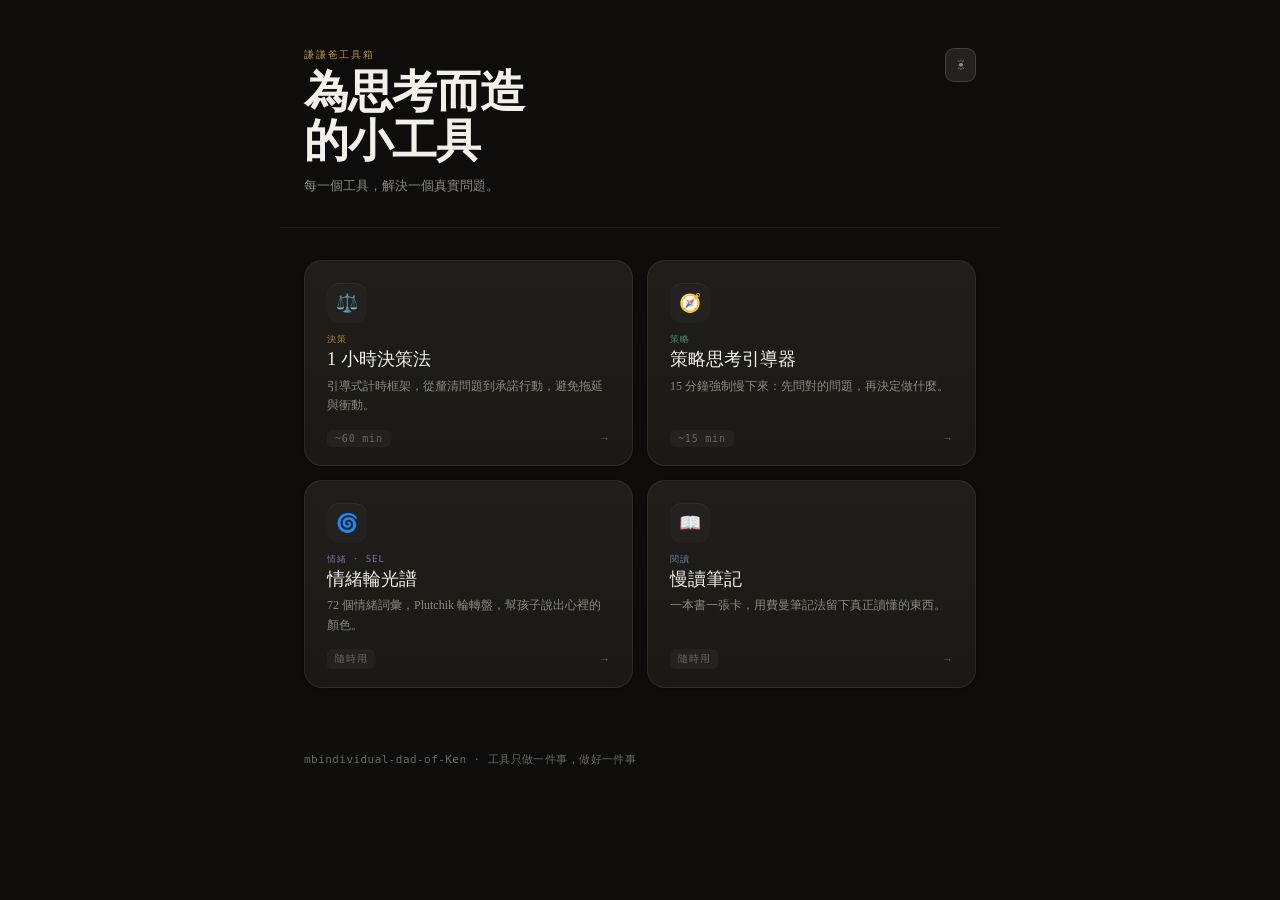
<file: index.html>
<!DOCTYPE html>
<html lang="zh-TW" data-theme="dark">
<head>
<meta charset="UTF-8">
<meta http-equiv="Content-Security-Policy" content="default-src 'self'; script-src 'self' 'unsafe-inline' https://www.googletagmanager.com; style-src 'self' 'unsafe-inline' https://fonts.googleapis.com; font-src https://fonts.gstatic.com; connect-src 'self'; img-src 'self' data:; worker-src 'self'">
<meta name="viewport" content="width=device-width, initial-scale=1.0">
<title>謙謙爸工具箱</title>
<meta name="description" content="為思考而造的小工具集合">
<meta name="mobile-web-app-capable" content="yes">
<meta name="apple-mobile-web-app-capable" content="yes">
<meta name="apple-mobile-web-app-status-bar-style" content="black-translucent">
<meta name="apple-mobile-web-app-title" content="工具箱">
<meta name="theme-color" content="#0e0d0b" id="themeMetaColor">
<link rel="manifest" href="./manifest.json">
<link rel="apple-touch-icon" href="./icons/icon-192.png">
<link rel="preconnect" href="https://fonts.googleapis.com">
<link href="https://fonts.googleapis.com/css2?family=DM+Serif+Display:ital@0;1&family=DM+Mono:wght@400;500&family=Noto+Serif+TC:wght@400;600&display=swap" rel="stylesheet">
<link rel="stylesheet" href="./theme.css">
<style>
  :root {
    --ease: cubic-bezier(0.22, 1, 0.36, 1);
    --ease-spring: cubic-bezier(0.34, 1.56, 0.64, 1);
  }
*, *::before, *::after { box-sizing: border-box; margin: 0; padding: 0; }

  body {
    background: var(--bg);
    color: var(--text);
    font-family: 'Noto Serif TC', serif;
    min-height: 100vh;
    padding: 0;
    transition: background 0.3s, color 0.3s;
  }

  /* HEADER */
  header {
    padding: 3rem 1.5rem 2rem;
    max-width: 720px;
    margin: 0 auto;
    position: relative;
  }

  .header-top {
    display: flex;
    align-items: flex-start;
    justify-content: space-between;
    gap: 1rem;
  }

  .brand {
    display: flex;
    flex-direction: column;
    gap: 0.35rem;
  }

  .brand-label {
    font-family: 'DM Mono', monospace;
    font-size: 10px;
    letter-spacing: 0.18em;
    text-transform: uppercase;
    color: var(--amber);
    opacity: 0.8;
  }

  h1 {
    font-family: 'DM Serif Display', serif;
    font-size: clamp(2rem, 6vw, 2.8rem);
    color: var(--text);
    line-height: 1.1;
    letter-spacing: -0.02em;
  }

  .brand-sub {
    font-size: 13px;
    color: var(--muted);
    margin-top: 0.25rem;
    line-height: 1.5;
  }


  /* DIVIDER */
  .divider {
    height: 1px;
    background: var(--border);
    max-width: 720px;
    margin: 0 auto 2rem;
  }

  /* GRID */
  .grid {
    max-width: 720px;
    margin: 0 auto;
    padding: 0 1.5rem 4rem;
    display: grid;
    grid-template-columns: repeat(auto-fill, minmax(290px, 1fr));
    gap: 14px;
  }

  /* TOOL CARD */
  .card {
    background: linear-gradient(180deg, var(--surface-hi), var(--surface));
    border: 1px solid var(--border);
    border-radius: 18px;
    padding: 22px 22px 18px;
    text-decoration: none;
    color: inherit;
    display: flex;
    flex-direction: column;
    gap: 10px;
    box-shadow: var(--shadow-sm);
    transition: border-color 0.3s var(--ease), box-shadow 0.3s var(--ease), transform 0.25s var(--ease);
    position: relative;
    overflow: hidden;
  }

  .card::before {
    content: '';
    position: absolute;
    inset: 0;
    background: radial-gradient(60% 80% at 10% 0%, var(--card-glow, rgba(224,180,84,0.06)), transparent 70%);
    pointer-events: none;
    transition: opacity 0.3s;
    opacity: 0;
  }

  .card:hover {
    border-color: var(--card-accent, var(--amber));
    box-shadow: 0 0 0 1px var(--card-accent, var(--amber)), var(--shadow-md);
    transform: translateY(-2px);
  }

  .card:hover::before { opacity: 1; }

  .card-icon {
    width: 40px;
    height: 40px;
    border-radius: 12px;
    background: var(--surface2);
    display: flex;
    align-items: center;
    justify-content: center;
    font-size: 18px;
    flex-shrink: 0;
    box-shadow: inset 0 1px 0 rgba(255,255,255,0.05);
    transition: background 0.3s, box-shadow 0.3s;
  }

  .card:hover .card-icon {
    background: color-mix(in srgb, var(--card-accent, var(--amber)) 15%, var(--surface2));
    box-shadow: 0 4px 14px var(--card-glow, rgba(224,180,84,0.2));
  }

  .card-body { flex: 1; }

  .card-title {
    font-family: 'DM Serif Display', serif;
    font-size: 1.15rem;
    color: var(--text);
    line-height: 1.3;
    margin-bottom: 5px;
  }

  .card-desc {
    font-size: 12px;
    color: var(--muted);
    line-height: 1.6;
  }

  .card-footer {
    display: flex;
    align-items: center;
    justify-content: space-between;
    margin-top: 4px;
  }

  .card-time {
    font-family: 'DM Mono', monospace;
    font-size: 10px;
    letter-spacing: 0.08em;
    color: var(--muted2);
    background: var(--surface2);
    padding: 3px 8px;
    border-radius: 5px;
  }

  .card-arrow {
    font-size: 11px;
    color: var(--muted2);
    transition: transform 0.2s var(--ease), color 0.2s;
  }
  .card:hover .card-arrow { transform: translateX(3px); color: var(--card-accent, var(--amber)); }

  /* COMING SOON */
  .card.soon {
    opacity: 0.45;
    pointer-events: none;
  }

  .card.soon .card-time::before { content: '即將推出 · '; }

  /* TAG */
  .card-tag {
    font-family: 'DM Mono', monospace;
    font-size: 9px;
    letter-spacing: 0.1em;
    text-transform: uppercase;
    color: var(--card-accent, var(--amber));
    opacity: 0.7;
    margin-bottom: 2px;
  }

  /* FOOTER */
  footer {
    max-width: 720px;
    margin: 0 auto;
    padding: 0 1.5rem 3rem;
    font-size: 11px;
    color: var(--muted2);
    font-family: 'DM Mono', monospace;
    letter-spacing: 0.04em;
  }

  @media (prefers-reduced-motion: reduce) {
    *, *::before, *::after {
      animation-duration: 0.001ms !important;
      transition-duration: 0.001ms !important;
    }
  }

  @media (max-width: 480px) {
    .grid { grid-template-columns: 1fr; }
    header { padding: 2rem 1.25rem 1.5rem; }
    .grid { padding: 0 1.25rem 3rem; }
  }
</style>
</head>
<body>

<header>
  <div class="header-top">
    <div class="brand">
      <span class="brand-label">謙謙爸工具箱</span>
      <h1>為思考而造<br>的小工具</h1>
      <p class="brand-sub">每一個工具，解決一個真實問題。</p>
    </div>
    <button class="theme-btn" id="themeBtn" title="切換主題">☀︎</button>
  </div>
</header>

<div class="divider"></div>

<div class="grid">

  <!-- 決策工具 -->
  <a class="card" href="https://mbindividual-dad-of-Ken.github.io/decision-tool/"
     style="--card-accent: var(--amber); --card-glow: var(--amber-glow);">
    <div class="card-icon">⚖️</div>
    <div class="card-body">
      <div class="card-tag">決策</div>
      <div class="card-title">1 小時決策法</div>
      <div class="card-desc">引導式計時框架，從釐清問題到承諾行動，避免拖延與衝動。</div>
    </div>
    <div class="card-footer">
      <span class="card-time">~60 min</span>
      <span class="card-arrow">→</span>
    </div>
  </a>

  <!-- 策略思考 -->
  <a class="card" href="./strategic/"
     style="--card-accent: var(--teal); --card-glow: rgba(84,194,162,0.12);">
    <div class="card-icon">🧭</div>
    <div class="card-body">
      <div class="card-tag">策略</div>
      <div class="card-title">策略思考引導器</div>
      <div class="card-desc">15 分鐘強制慢下來：先問對的問題，再決定做什麼。</div>
    </div>
    <div class="card-footer">
      <span class="card-time">~15 min</span>
      <span class="card-arrow">→</span>
    </div>
  </a>

  <!-- 情緒輪 -->
  <a class="card" href="https://mbindividual-dad-of-Ken.github.io/emotion-wheel/"
     style="--card-accent: var(--purple); --card-glow: rgba(185,136,220,0.12);">
    <div class="card-icon">🌀</div>
    <div class="card-body">
      <div class="card-tag">情緒 · SEL</div>
      <div class="card-title">情緒輪光譜</div>
      <div class="card-desc">72 個情緒詞彙，Plutchik 輪轉盤，幫孩子說出心裡的顏色。</div>
    </div>
    <div class="card-footer">
      <span class="card-time">隨時用</span>
      <span class="card-arrow">→</span>
    </div>
  </a>

  <!-- 慢讀筆記 -->
  <a class="card" href="https://mbindividual-dad-of-Ken.github.io/reading-tools/"
     style="--card-accent: var(--blue); --card-glow: rgba(134,166,218,0.12);">
    <div class="card-icon">📖</div>
    <div class="card-body">
      <div class="card-tag">閱讀</div>
      <div class="card-title">慢讀筆記</div>
      <div class="card-desc">一本書一張卡，用費曼筆記法留下真正讀懂的東西。</div>
    </div>
    <div class="card-footer">
      <span class="card-time">隨時用</span>
      <span class="card-arrow">→</span>
    </div>
  </a>

</div>

<footer>
  mbindividual-dad-of-Ken · 工具只做一件事，做好一件事
</footer>

<script src="./toolbox-utils.js"></script>
<script>
  /* ════════════════ 簽名保護區 ── 任何版本迭代必須原樣保留本區塊 ⚠️
   SIG.a = 作者署名（Base64，執行期由 sigA() 解碼）
   SIG.d = 作品 DNA 碼　SIG.v = 目前版本
   sigK() = 署名校驗雜湊【演算法已凍結，永不可更改：
            h = h*31 + charCode，無號 32 位元，輸出 36 進位】
   版權所有 © 2026 謙謙爸 (Jerry). All Rights Reserved.
   ════════════════════════════════════════════════════════ */
  var SIG={a:'6KyZ6KyZ54i4',d:'Toolbox-Hub-2026',v:'1.0'};
  function sigA(){try{return decodeURIComponent(escape(atob(SIG.a)));}catch(err){return '';}}
  function sigK(s){var h=0;for(var i=0;i<s.length;i++){h=(h*31+s.charCodeAt(i))>>>0;}return h.toString(36);}
  var APP_AUTHOR=sigA();
  /* ════════════════ 簽名保護區結束 ════════════════ */

  function toggleTheme() { TbxTheme.toggle(); }

  document.addEventListener('DOMContentLoaded', () => {
    document.getElementById('themeBtn').addEventListener('click', toggleTheme);
  });

  // restore saved theme
  const saved = localStorage.getItem('tbx-theme');
  if (saved) {
    document.documentElement.setAttribute('data-theme', saved);
    document.querySelector('.theme-btn').textContent = saved === 'dark' ? '☀︎' : '☾';
  }
</script>
</body>
</html>
<script>
  // theme-color meta sync
  function syncThemeColor() {
    const t = document.documentElement.getAttribute('data-theme');
    document.getElementById('themeMetaColor').content = t === 'dark' ? '#0e0d0b' : '#f4efe3';
  }
  // patch toggleTheme
  const _origToggle = toggleTheme;
  // already defined above; wrap after load
  document.addEventListener('DOMContentLoaded', () => syncThemeColor());

  // register service worker
  if ('serviceWorker' in navigator) {
    navigator.serviceWorker.register('./sw.js').catch(() => {});
  }
</script>
</file>
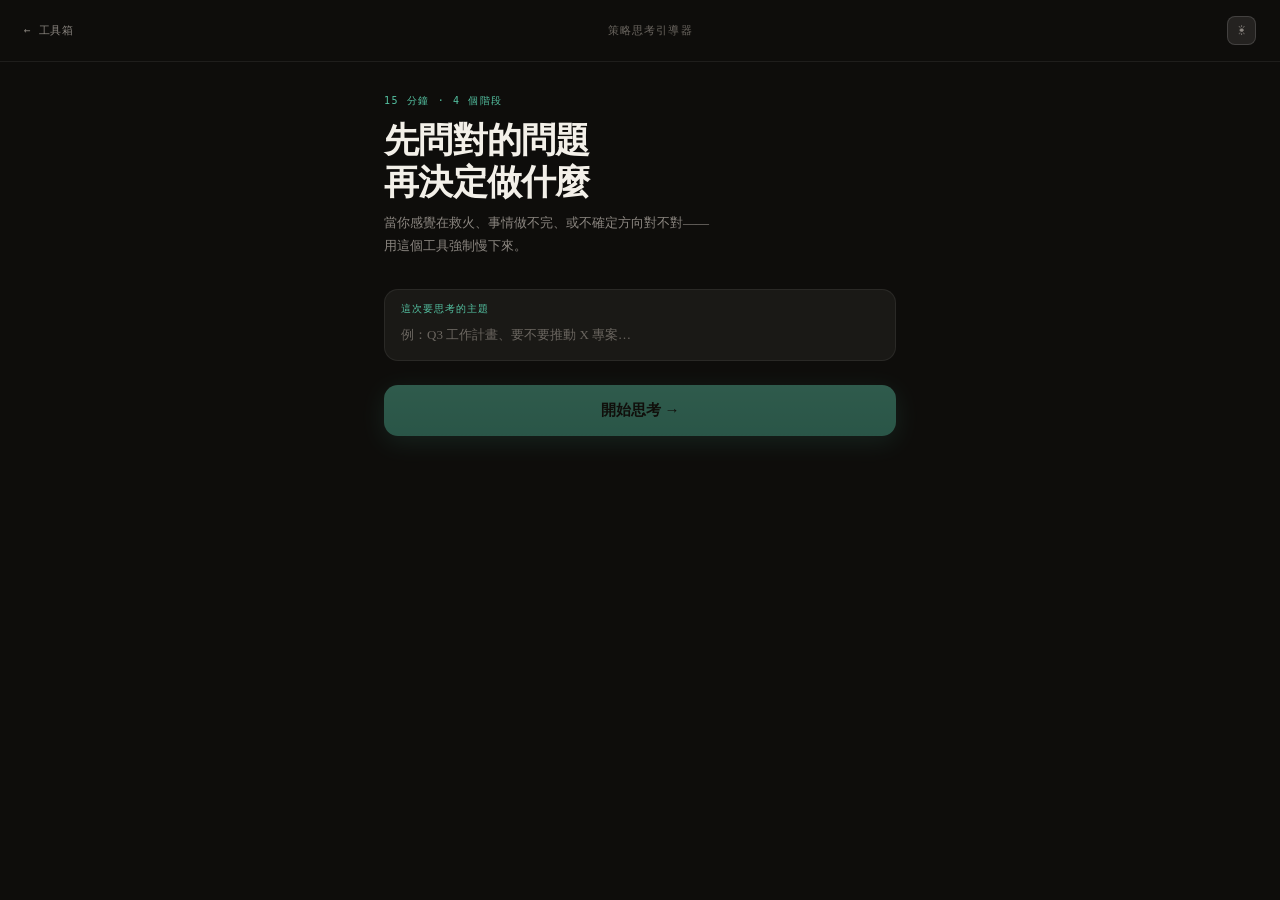
<file: strategic/index.html>
<!DOCTYPE html>
<html lang="zh-TW" data-theme="dark">
<head>
<meta charset="UTF-8">
<meta http-equiv="Content-Security-Policy" content="default-src 'self'; script-src 'self' 'unsafe-inline' https://www.googletagmanager.com; style-src 'self' 'unsafe-inline' https://fonts.googleapis.com; font-src https://fonts.gstatic.com; connect-src 'self'; img-src 'self' data:; worker-src 'self'">
<meta name="viewport" content="width=device-width, initial-scale=1.0">
<title>策略思考引導器 · 謙謙爸工具箱</title>
<meta name="description" content="15 分鐘策略思考引導器：先問對的問題，再決定做什麼">
<meta name="mobile-web-app-capable" content="yes">
<meta name="apple-mobile-web-app-capable" content="yes">
<meta name="apple-mobile-web-app-status-bar-style" content="black-translucent">
<meta name="apple-mobile-web-app-title" content="策略思考">
<meta name="theme-color" content="#0e0d0b">
<link rel="preconnect" href="https://fonts.googleapis.com">
<link href="https://fonts.googleapis.com/css2?family=DM+Serif+Display:ital@0;1&family=DM+Mono:wght@400;500&family=Noto+Serif+TC:wght@400;600&display=swap" rel="stylesheet">
<style>
/* === theme.css inline === */
/* ════════════════════════════════════════════════
   謙謙爸工具箱 — 共用主題系統
   所有工具引用此檔案，勿直接修改個別工具的 CSS variables
   ════════════════════════════════════════════════ */

:root {
  --phase-0: #e0b454;
  --phase-1: #cf8a48;
  --phase-2: #54c2a2;
  --phase-3: #86a6da;
  --phase-4: #b988dc;
  --ease: cubic-bezier(0.22, 1, 0.36, 1);
  --ease-spring: cubic-bezier(0.34, 1.56, 0.64, 1);
}

:root, [data-theme="dark"] {
    --bg: #0e0d0b;
    --bg2: #14120f;
    --surface: #1a1916;
    --surface-hi: #201e1a;
    --surface2: #242220;
    --border: rgba(255,255,255,0.07);
    --border2: rgba(255,255,255,0.14);
    --text: #f3f0e9;
    --muted: #8b8680;
    --muted2: #6b6660;
    --amber: #e0b454;
    --amber-dim: #8a6e2a;
    --amber-glow: rgba(224,180,84,0.15);
    --teal: #54c2a2;
    --teal-dim: #2a6e56;
    --purple: #b988dc;
    --blue: #86a6da;
    --on-accent: #15120c;
    --shadow-sm: 0 1px 3px rgba(0,0,0,0.25);
    --shadow-md: 0 8px 30px rgba(0,0,0,0.35);
    --shadow-lg: 0 20px 60px rgba(0,0,0,0.5);
  
    --red: #e86756;
    --scrim: rgba(8,7,6,0.75);
}

[data-theme="light"] {
    --bg: #f4efe3;
    --bg2: #efe8d8;
    --surface: #fffdf8;
    --surface-hi: #fffefb;
    --surface2: #f1ebdd;
    --border: rgba(58,44,20,0.10);
    --border2: rgba(58,44,20,0.18);
    --text: #2c2418;
    --muted: #7c7160;
    --muted2: #a39884;
    --amber: #a9761c;
    --amber-dim: #cba656;
    --amber-glow: rgba(169,118,28,0.14);
    --teal: #2c8e72;
    --teal-dim: #95c8b8;
    --purple: #7c3fa8;
    --blue: #3a5fa8;
    --on-accent: #fffdf8;
    --shadow-sm: 0 1px 3px rgba(70,52,22,0.08);
    --shadow-md: 0 10px 30px rgba(70,52,22,0.12);
    --shadow-lg: 0 22px 60px rgba(70,52,22,0.18);
  
    --red: #c0432f;
    --scrim: rgba(238,231,216,0.75);
}

/* ── 共用元件：主題切換按鈕 ── */
.theme-btn {
  background: var(--surface2);
  border: 1px solid var(--border2);
  border-radius: 9px;
  padding: 8px 11px;
  cursor: pointer;
  font-size: 14px;
  color: var(--muted);
  transition: all 0.2s var(--ease);
  flex-shrink: 0;
}
.theme-btn:hover { color: var(--text); background: var(--surface-hi); }

/* === end theme.css === */
*, *::before, *::after { box-sizing: border-box; margin: 0; padding: 0; }

  body {
    background: var(--bg);
    color: var(--text);
    font-family: 'Noto Serif TC', serif;
    min-height: 100vh;
    padding-bottom: 4rem;
    transition: background 0.3s, color 0.3s;
  }

  /* TOPBAR */
  .topbar {
    display: flex;
    align-items: center;
    justify-content: space-between;
    padding: 1rem 1.5rem;
    border-bottom: 1px solid var(--border);
    position: sticky;
    top: 0;
    background: var(--bg);
    z-index: 10;
    backdrop-filter: blur(12px);
  }

  .back-link {
    font-family: 'DM Mono', monospace;
    font-size: 11px;
    letter-spacing: 0.06em;
    color: var(--muted);
    text-decoration: none;
    display: flex;
    align-items: center;
    gap: 5px;
    transition: color 0.2s;
  }
  .back-link:hover { color: var(--teal); }

  .topbar-title {
    font-family: 'DM Mono', monospace;
    font-size: 11px;
    letter-spacing: 0.1em;
    color: var(--muted2);
    text-transform: uppercase;
  }

  .theme-btn {
    background: var(--surface2);
    border: 1px solid var(--border2);
    border-radius: 8px;
    padding: 6px 10px;
    cursor: pointer;
    font-size: 13px;
    color: var(--muted);
    transition: all 0.2s;
  }
  .theme-btn:hover { color: var(--text); }

  /* MAIN */
  main {
    max-width: 560px;
    margin: 0 auto;
    padding: 2rem 1.5rem 0;
  }

  /* SETUP SCREEN */
  #setupScreen { animation: fadeUp 0.4s var(--ease) both; }

  .setup-eyebrow {
    font-family: 'DM Mono', monospace;
    font-size: 10px;
    letter-spacing: 0.16em;
    text-transform: uppercase;
    color: var(--teal);
    margin-bottom: 0.75rem;
  }

  .setup-title {
    font-family: 'DM Serif Display', serif;
    font-size: clamp(1.7rem, 5vw, 2.2rem);
    line-height: 1.2;
    color: var(--text);
    margin-bottom: 0.5rem;
    letter-spacing: -0.02em;
  }

  .setup-sub {
    font-size: 13px;
    color: var(--muted);
    line-height: 1.7;
    margin-bottom: 2rem;
  }

  .setup-field {
    background: var(--surface);
    border: 1px solid var(--border);
    border-radius: 14px;
    overflow: hidden;
    margin-bottom: 1rem;
    transition: border-color 0.2s;
  }
  .setup-field:focus-within { border-color: var(--teal-dim); }

  .setup-field label {
    display: block;
    font-family: 'DM Mono', monospace;
    font-size: 10px;
    font-weight: 500;
    letter-spacing: 0.1em;
    text-transform: uppercase;
    color: var(--teal);
    padding: 12px 16px 4px;
  }

  .setup-field input, .setup-field textarea {
    width: 100%;
    background: transparent;
    border: none;
    outline: none;
    padding: 4px 16px 14px;
    font-size: 14px;
    font-family: 'Noto Serif TC', serif;
    color: var(--text);
    line-height: 1.6;
    resize: none;
  }
  .setup-field input::placeholder, .setup-field textarea::placeholder { color: var(--muted2); font-size: 13px; }

  .start-btn {
    width: 100%;
    padding: 16px;
    background: linear-gradient(180deg, #62cfae, var(--teal));
    border: none;
    border-radius: 14px;
    color: var(--on-accent);
    font-size: 15px;
    font-weight: 600;
    font-family: 'Noto Serif TC', serif;
    cursor: pointer;
    box-shadow: 0 6px 24px rgba(84,194,162,0.3);
    transition: all 0.2s var(--ease);
    margin-top: 0.5rem;
  }
  .start-btn:hover { filter: brightness(1.06); transform: translateY(-1px); }
  .start-btn:active { transform: translateY(0) scale(0.98); }
  .start-btn:disabled { opacity: 0.4; cursor: not-allowed; transform: none; filter: none; }

  /* TIMELINE */
  #appScreen { display: none; animation: fadeUp 0.4s var(--ease) both; }

  .timeline {
    display: flex;
    gap: 5px;
    margin-bottom: 1.75rem;
  }

  .tl-seg {
    flex: 1;
    height: 4px;
    border-radius: 3px;
    background: var(--surface2);
    position: relative;
    cursor: pointer;
    transition: transform 0.2s var(--ease);
  }
  .tl-seg:hover { transform: scaleY(1.6); }
  .tl-seg::after {
    content: '';
    position: absolute;
    inset: 0;
    border-radius: 3px;
    transform-origin: left;
    transform: scaleX(0);
    transition: transform 0.5s var(--ease);
  }
  .tl-seg[data-i="0"]::after { background: var(--phase-0); box-shadow: 0 0 6px var(--phase-0); }
  .tl-seg[data-i="1"]::after { background: var(--phase-1); box-shadow: 0 0 6px var(--phase-1); }
  .tl-seg[data-i="2"]::after { background: var(--phase-2); box-shadow: 0 0 6px var(--phase-2); }
  .tl-seg[data-i="3"]::after { background: var(--phase-3); box-shadow: 0 0 6px var(--phase-3); }
  .tl-seg.done::after { transform: scaleX(1); }

  /* ARC TIMER */
  .arc-wrap {
    background: linear-gradient(180deg, var(--surface-hi), var(--surface));
    border: 1px solid var(--border);
    border-radius: 18px;
    padding: 20px 22px;
    margin-bottom: 14px;
    display: flex;
    align-items: center;
    gap: 18px;
    position: relative;
    overflow: hidden;
    box-shadow: var(--shadow-sm);
    transition: border-color 0.4s var(--ease), box-shadow 0.4s var(--ease);
  }

  .arc-wrap::before {
    content: '';
    position: absolute;
    inset: 0;
    background: radial-gradient(80% 120% at 12% 0%, var(--phase-tint, rgba(84,194,162,0.07)), transparent 60%);
    pointer-events: none;
    transition: background 0.5s;
  }

  .arc-svg { flex-shrink: 0; filter: drop-shadow(0 0 8px var(--phase-tint, rgba(84,194,162,0.2))); }

  .arc-info { flex: 1; position: relative; z-index: 1; }
  .arc-label { font-family: 'DM Mono', monospace; font-size: 10px; text-transform: uppercase; letter-spacing: 0.14em; color: var(--muted2); margin-bottom: 4px; }
  .arc-time { font-family: 'DM Serif Display', serif; font-size: 2.6rem; color: var(--amber); letter-spacing: -0.03em; line-height: 1; font-variant-numeric: tabular-nums; transition: color 0.4s; }
  .arc-time.warning { color: var(--red); animation: warnPulse 1s ease-in-out infinite; }
  .arc-phase-name { font-size: 13px; color: var(--text); margin-top: 6px; }
  .arc-phase-sub { font-size: 11px; color: var(--muted); margin-top: 2px; line-height: 1.4; }

  @keyframes warnPulse { 0%,100% { opacity:1; } 50% { opacity:0.55; } }

  .timer-ctrl { display: flex; gap: 8px; margin-top: 12px; flex-wrap: wrap; }

  .ctrl-btn {
    padding: 8px 14px;
    border-radius: 9px;
    border: 1px solid var(--border2);
    background: var(--surface2);
    color: var(--text);
    font-size: 12px;
    font-family: inherit;
    cursor: pointer;
    transition: all 0.18s var(--ease);
  }
  .ctrl-btn:hover { background: var(--surface-hi); transform: translateY(-1px); }
  .ctrl-btn.primary { background: var(--phase-color, var(--teal)); border-color: transparent; color: var(--on-accent); font-weight: 500; }
  .ctrl-btn.primary:hover { filter: brightness(1.08); }

  /* PHASE CARDS */
  .phases { display: flex; flex-direction: column; gap: 11px; }

  .phase-card {
    background: linear-gradient(180deg, var(--surface-hi), var(--surface));
    border: 1px solid var(--border);
    border-radius: 16px;
    overflow: hidden;
    box-shadow: var(--shadow-sm);
    transition: border-color 0.35s var(--ease), box-shadow 0.35s var(--ease), transform 0.35s var(--ease), opacity 0.35s;
  }
  .phase-card.active {
    border-color: var(--phase-color, var(--teal));
    box-shadow: 0 0 0 1px var(--phase-color, var(--teal)), 0 14px 40px var(--phase-glow, rgba(84,194,162,0.12)), inset 0 1px 0 rgba(255,255,255,0.04);
    transform: translateY(-1px);
  }
  .phase-card.done { opacity: 0.5; }
  .phase-card.done:hover { opacity: 0.85; }

  .phase-head {
    display: flex; align-items: center; gap: 12px;
    padding: 14px 16px; cursor: pointer; user-select: none;
  }

  .phase-badge {
    width: 32px; height: 32px; border-radius: 9px;
    background: var(--surface2);
    display: flex; align-items: center; justify-content: center;
    font-size: 12px; color: var(--muted); flex-shrink: 0;
    font-family: 'DM Mono', monospace;
    transition: all 0.35s var(--ease-spring);
  }
  .phase-card.active .phase-badge { background: var(--phase-color); color: var(--on-accent); box-shadow: 0 4px 12px var(--phase-glow); transform: scale(1.05); }
  .phase-card.done .phase-badge { background: rgba(84,194,162,0.15); color: var(--teal); }

  .phase-head-info { flex: 1; min-width: 0; }
  .phase-head-title { font-size: 14px; color: var(--text); font-weight: 500; }
  .phase-head-sub { font-size: 11px; color: var(--muted); margin-top: 2px; }

  .phase-mins {
    font-size: 11px; color: var(--muted2);
    font-family: 'DM Mono', monospace;
    background: var(--surface2); padding: 3px 7px; border-radius: 5px;
  }
  .phase-card.active .phase-mins { color: var(--phase-color); background: var(--phase-glow); }

  .phase-body {
    display: none; padding: 4px 16px 16px;
    border-top: 1px solid var(--border);
  }
  .phase-card.expanded .phase-body { display: block; animation: bodyIn 0.35s var(--ease); }
  @keyframes bodyIn { from { opacity:0; transform:translateY(-4px); } to { opacity:1; transform:translateY(0); } }

  /* FIELDS */
  .sfields { display: flex; flex-direction: column; gap: 10px; padding: 12px 0; }

  .sfield {
    background: var(--surface2); border: 1px solid var(--border);
    border-radius: 10px; overflow: hidden; transition: border-color 0.2s;
  }
  .sfield:focus-within { border-color: var(--phase-color, var(--teal-dim)); }

  .sfield-label {
    font-family: 'DM Mono', monospace;
    font-size: 10px; font-weight: 500; letter-spacing: 0.08em; text-transform: uppercase;
    padding: 8px 12px 0; color: var(--phase-color, var(--teal));
  }
  .sfield-hint {
    font-size: 11px; color: var(--muted);
    padding: 2px 12px 6px; line-height: 1.45;
    border-bottom: 1px solid var(--border);
  }
  .sfield-textarea {
    width: 100%; background: transparent; border: none; outline: none;
    padding: 10px 12px; font-size: 13px; font-family: 'Noto Serif TC', serif;
    color: var(--text); line-height: 1.6; resize: none; min-height: 60px;
  }
  .sfield-textarea::placeholder { color: var(--muted2); font-size: 12px; }
  .sfield-textarea:disabled { opacity: 0.4; cursor: not-allowed; }

  /* EMOTION CHECK */
  .emo-grid { display: flex; flex-wrap: wrap; gap: 7px; padding: 12px 0 4px; }
  .emo-btn {
    padding: 8px 13px; border-radius: 9px;
    background: var(--surface2); border: 1px solid var(--border);
    color: var(--muted); font-size: 12px; font-family: 'Noto Serif TC', serif;
    cursor: pointer; transition: all 0.2s var(--ease);
  }
  .emo-btn:hover { border-color: var(--border2); color: var(--text); }
  .emo-btn.selected { background: var(--phase-0); border-color: transparent; color: var(--on-accent); font-weight: 500; box-shadow: 0 4px 12px rgba(224,180,84,0.25); }

  .emo-warn {
    font-size: 12px; color: var(--red); line-height: 1.55;
    background: rgba(232,103,86,0.08); border: 1px solid rgba(232,103,86,0.2);
    border-radius: 9px; padding: 10px 13px;
    display: none; margin-top: 4px;
  }
  .emo-warn.vis { display: block; animation: bodyIn 0.3s var(--ease); }

  /* PRIORITY LIST */
  .priority-list { display: flex; flex-direction: column; gap: 7px; padding-top: 10px; }
  .priority-item {
    display: flex; align-items: flex-start; gap: 10px;
    background: var(--surface2); border: 1px solid var(--border);
    border-radius: 10px; padding: 10px 12px; transition: all 0.2s;
  }
  .priority-item.selected-item {
    border-color: var(--phase-2);
    box-shadow: 0 0 0 1px var(--phase-2), 0 4px 12px rgba(134,166,218,0.15);
  }
  .priority-item.deprioritized { opacity: 0.4; }
  .priority-item textarea {
    flex: 1; background: transparent; border: none; outline: none;
    font-size: 13px; font-family: 'Noto Serif TC', serif;
    color: var(--text); resize: none; min-height: 22px; line-height: 1.5;
  }
  .priority-item textarea::placeholder { color: var(--muted2); font-size: 12px; }
  .priority-pick {
    flex-shrink: 0; width: 22px; height: 22px; border-radius: 6px;
    background: var(--surface); border: 1px solid var(--border2);
    cursor: pointer; display: flex; align-items: center; justify-content: center;
    font-size: 10px; color: var(--muted2); transition: all 0.2s;
    margin-top: 1px;
  }
  .priority-pick:hover { border-color: var(--phase-2); color: var(--phase-2); }
  .selected-item .priority-pick { background: var(--phase-2); border-color: transparent; color: var(--on-accent); }

  .priority-hint { font-size: 11px; color: var(--muted); line-height: 1.55; padding-top: 4px; }

  /* NEXT BTN */
  .phase-next {
    width: 100%; padding: 13px;
    background: var(--phase-color, var(--teal)); border: none; border-radius: 10px;
    color: var(--on-accent); font-size: 13px; font-weight: 500;
    font-family: 'Noto Serif TC', serif;
    cursor: pointer; margin-top: 12px;
    box-shadow: 0 4px 14px var(--phase-glow, rgba(84,194,162,0.25));
    transition: all 0.2s var(--ease);
  }
  .phase-next:hover { filter: brightness(1.07); transform: translateY(-1px); }
  .phase-next:disabled { opacity: 0.35; cursor: not-allowed; transform: none; filter: none; }

  /* SUMMARY */
  #summaryScreen {
    display: none;
    animation: fadeUp 0.45s var(--ease) both;
  }

  .summary-hero {
    text-align: center; padding: 2rem 0 1.5rem;
  }

  .summary-check {
    width: 56px; height: 56px; border-radius: 50%;
    background: linear-gradient(180deg, #62cfae, var(--teal));
    display: flex; align-items: center; justify-content: center;
    font-size: 22px; margin: 0 auto 1rem;
    box-shadow: 0 8px 24px rgba(84,194,162,0.35);
    animation: popIn 0.5s var(--ease-spring) both;
  }

  .summary-title {
    font-family: 'DM Serif Display', serif;
    font-size: 1.5rem; color: var(--text); line-height: 1.3;
    margin-bottom: 0.5rem;
  }

  .summary-sub { font-size: 13px; color: var(--muted); line-height: 1.6; }

  .summary-card {
    background: linear-gradient(180deg, var(--surface-hi), var(--surface));
    border: 1px solid var(--border); border-radius: 16px;
    padding: 18px 20px; margin-bottom: 12px;
  }

  .summary-card-label {
    font-family: 'DM Mono', monospace; font-size: 10px;
    letter-spacing: 0.1em; text-transform: uppercase;
    color: var(--teal); margin-bottom: 8px;
  }

  .summary-card-content {
    font-size: 13px; color: var(--text); line-height: 1.7;
    white-space: pre-wrap;
  }

  .summary-btns { display: flex; gap: 10px; margin-top: 1.5rem; flex-wrap: wrap; }

  .copy-btn {
    flex: 1; padding: 13px;
    background: linear-gradient(180deg, #62cfae, var(--teal));
    border: none; border-radius: 11px;
    color: var(--on-accent); font-size: 13px; font-weight: 500;
    font-family: inherit; cursor: pointer;
    box-shadow: 0 6px 20px rgba(84,194,162,0.3);
    transition: all 0.2s var(--ease);
  }
  .copy-btn:hover { filter: brightness(1.05); transform: translateY(-1px); }

  .restart-btn {
    flex: 1; padding: 13px;
    background: var(--surface2); border: 1px solid var(--border2);
    border-radius: 11px; color: var(--muted); font-size: 13px;
    font-family: inherit; cursor: pointer; transition: all 0.2s;
  }
  .restart-btn:hover { color: var(--text); }

  @keyframes fadeUp { from { opacity:0; transform:translateY(10px); } to { opacity:1; transform:translateY(0); } }
  @keyframes popIn { from { opacity:0; transform:scale(0.8); } to { opacity:1; transform:scale(1); } }

  @media (max-width: 480px) {
    main { padding: 1.5rem 1.25rem 0; }
    .arc-time { font-size: 2rem; }
  }

  @media (prefers-reduced-motion: reduce) {
    *, *::before, *::after { animation-duration: 0.001ms !important; transition-duration: 0.001ms !important; }
  }
</style>
</head>
<body>

<div class="topbar">
  <a class="back-link" href="../">← 工具箱</a>
  <span class="topbar-title">策略思考引導器</span>
  <button class="theme-btn" id="themeBtn">☀︎</button>
</div>

<main>

<!-- SETUP -->
<div id="setupScreen">
  <p class="setup-eyebrow">15 分鐘 · 4 個階段</p>
  <h1 class="setup-title">先問對的問題<br>再決定做什麼</h1>
  <p class="setup-sub">當你感覺在救火、事情做不完、或不確定方向對不對——<br>用這個工具強制慢下來。</p>

  <div class="setup-field">
    <label for="topicInput">這次要思考的主題</label>
    <input id="topicInput" type="text" placeholder="例：Q3 工作計畫、要不要推動 X 專案…" id="topicInput">
  </div>

  <button class="start-btn" id="startBtn" id="startBtn" disabled>開始思考 →</button>
</div>

<!-- APP -->
<div id="appScreen">

  <div class="timeline" id="timeline"></div>

  <div class="arc-wrap" id="arcWrap">
    <svg class="arc-svg" width="56" height="56" viewBox="0 0 56 56">
      <circle cx="28" cy="28" r="22" fill="none" stroke="var(--surface2)" stroke-width="4"/>
      <circle id="arcCircle" cx="28" cy="28" r="22" fill="none"
        stroke="var(--teal)" stroke-width="4" stroke-linecap="round"
        stroke-dasharray="138.2" stroke-dashoffset="138.2"
        transform="rotate(-90 28 28)"
        style="transition: stroke-dashoffset 1s linear, stroke 0.4s;"/>
    </svg>
    <div class="arc-info">
      <div class="arc-label">剩餘時間</div>
      <div class="arc-time" id="arcTime">—</div>
      <div class="arc-phase-name" id="arcPhaseName">—</div>
      <div class="arc-phase-sub" id="arcPhaseSub"></div>
    </div>
  </div>

  <div class="timer-ctrl">
    <button class="ctrl-btn primary" id="timerBtn" id="timerBtn">▶ 開始計時</button>
    <button class="ctrl-btn" id="resetBtn">↺ 重設</button>
  </div>

  <div style="height:1.25rem"></div>
  <div class="phases" id="phases"></div>

</div>

<!-- SUMMARY -->
<div id="summaryScreen">
  <div class="summary-hero">
    <div class="summary-check">✓</div>
    <div class="summary-title" id="summaryTitle">思考完成</div>
    <div class="summary-sub">以下是本次的策略快照，複製後貼入 Obsidian。</div>
  </div>

  <div id="summaryCards"></div>

  <div class="summary-btns">
    <button class="copy-btn" id="copyBtn">複製 Markdown ↗</button>
    <button class="restart-btn" id="restartBtn">開始新一輪</button>
  </div>
  <div style="height:2rem"></div>
</div>

</main>

<script>
/* === toolbox-utils.js inline === */
/* ════════════════════════════════════════════════
   謙謙爸工具箱 — 共用工具函式庫
   toolbox-utils.js v1.0
   ════════════════════════════════════════════════ */

// ── 主題切換 ─────────────────────────────────────
const TbxTheme = (() => {
  const STORAGE_KEY = 'tbx-theme';

  function apply(theme) {
    document.documentElement.setAttribute('data-theme', theme);
    document.querySelectorAll('.theme-btn').forEach(btn => {
      btn.textContent = theme === 'dark' ? '☀︎' : '☾';
    });
    // 同步 theme-color meta
    const meta = document.getElementById('themeMetaColor');
    if (meta) meta.content = theme === 'dark' ? '#0e0d0b' : '#f4efe3';
  }

  function toggle() {
    const current = document.documentElement.getAttribute('data-theme') || 'dark';
    const next = current === 'dark' ? 'light' : 'dark';
    apply(next);
    localStorage.setItem(STORAGE_KEY, next);
  }

  function restore() {
    const saved = localStorage.getItem(STORAGE_KEY);
    if (saved) apply(saved);
  }

  return { toggle, restore, apply };
})();

// ── Markdown 匯出基礎 ────────────────────────────
const TbxMarkdown = (() => {
  function copy(text, btnEl, doneLabel = '已複製 ✓', originalLabel = '複製 Markdown ↗') {
    return navigator.clipboard.writeText(text).then(() => {
      if (btnEl) {
        btnEl.textContent = doneLabel;
        setTimeout(() => { btnEl.textContent = originalLabel; }, 2000);
      }
    });
  }

  function today() {
    return new Date().toISOString().slice(0, 10);
  }

  return { copy, today };
})();

// ── 計時器 ───────────────────────────────────────
function TbxTimer({ onTick, onEnd } = {}) {
  let interval = null;
  let running = false;
  let sec = 0;
  let total = 0;

  function start(seconds) {
    if (seconds !== undefined) { total = seconds; sec = seconds; }
    if (sec <= 0) return;
    running = true;
    interval = setInterval(() => {
      sec--;
      if (onTick) onTick(sec, total);
      if (sec <= 0) {
        stop();
        if (onEnd) onEnd();
      }
    }, 1000);
  }

  function pause() {
    running = false;
    clearInterval(interval);
    interval = null;
  }

  function stop() {
    pause();
    running = false;
  }

  function reset(seconds) {
    stop();
    if (seconds !== undefined) { total = seconds; sec = seconds; }
    else sec = total;
    if (onTick) onTick(sec, total);
  }

  function fmt() {
    const m = Math.floor(sec / 60).toString().padStart(2, '0');
    const s = (sec % 60).toString().padStart(2, '0');
    return `${m}:${s}`;
  }

  function isRunning() { return running; }
  function remaining() { return sec; }
  function progress() { return total > 0 ? (total - sec) / total : 0; }

  return { start, pause, stop, reset, fmt, isRunning, remaining, progress };
}

// ── Toast 通知 ───────────────────────────────────
function TbxToast(message, { type = 'error', duration = 5000 } = {}) {
  const existing = document.getElementById('tbx-toast');
  if (existing) existing.remove();

  const bg = type === 'error' ? 'var(--red, #e86756)' : 'var(--teal, #54c2a2)';
  const toast = document.createElement('div');
  toast.id = 'tbx-toast';
  toast.textContent = message;
  toast.style.cssText = [
    'position:fixed', 'bottom:1.5rem', 'left:50%', 'transform:translateX(-50%)',
    `background:${bg}`, 'color:#fff', 'font-size:13px',
    'padding:10px 18px', 'border-radius:10px', 'z-index:9999',
    'box-shadow:0 4px 16px rgba(0,0,0,0.3)', 'cursor:pointer',
    'white-space:nowrap', 'font-family:inherit'
  ].join(';');
  toast.addEventListener('click', () => toast.remove());
  document.body.appendChild(toast);
  if (duration > 0) setTimeout(() => { if (toast.parentNode) toast.remove(); }, duration);
  return toast;
}

// ── 錯誤邊界 ─────────────────────────────────────
(function setupErrorBoundary() {
  let _errSeen = {}, _errN = 0;
  window.onerror = function(msg, src, line) {
    try {
      const key = String(msg).slice(0, 80) + ':' + line;
      if (_errSeen[key] || _errN >= 3) return;
      _errSeen[key] = 1; _errN++;
      TbxToast('⚠ 發生錯誤，請重新整理頁面');
    } catch(e) {}
  };
  window.addEventListener('unhandledrejection', () => {
    try { TbxToast('⚠ 發生錯誤，請重新整理頁面'); } catch(e) {}
  });
})();

/* === end toolbox-utils.js === */
</script>

<script>
  /* ════════════════ 簽名保護區 ── 任何版本迭代必須原樣保留本區塊 ⚠️
   SIG.a = 作者署名（Base64，執行期由 sigA() 解碼）
   SIG.d = 作品 DNA 碼　SIG.v = 目前版本
   sigK() = 署名校驗雜湊【演算法已凍結，永不可更改：
            h = h*31 + charCode，無號 32 位元，輸出 36 進位】
   版權所有 © 2026 謙謙爸 (Jerry). All Rights Reserved.
   ════════════════════════════════════════════════════════ */
  var SIG={a:'6KyZ6KyZ54i4',d:'Strategic-Thinking-2026',v:'1.0'};
  function sigA(){try{return decodeURIComponent(escape(atob(SIG.a)));}catch(err){return '';}}
  function sigK(s){var h=0;for(var i=0;i<s.length;i++){h=(h*31+s.charCodeAt(i))>>>0;}return h.toString(36);}
  var APP_AUTHOR=sigA();
  /* ════════════════ 簽名保護區結束 ════════════════ */


// ── DATA ──────────────────────────────────────────────────
const PHASES = [
  {
    title: '情緒 Check-in',
    sub: '現在的狀態適合策略思考嗎？',
    mins: 2,
    color: '#e0b454',
    glow: 'rgba(224,180,84,0.15)',
    type: 'emotion'
  },
  {
    title: 'Zoom Out 三問',
    sub: '先確認問題，再決定方向',
    mins: 5,
    color: '#54c2a2',
    glow: 'rgba(84,194,162,0.15)',
    type: 'zoomout',
    fields: [
      { key: 'q1', label: '解決什麼問題？', hint: '描述現象背後的真正痛點，而非表面症狀', placeholder: '例：不是「事情太多」，而是「沒有判斷優先序的機制」' },
      { key: 'q2', label: '為誰？', hint: '最終受益的人是誰？利害關係人有哪些？', placeholder: '例：自己、團隊、服務對象…' },
      { key: 'q3', label: '為何是現在？', hint: '什麼條件讓這件事現在值得處理？', placeholder: '例：截止日、機會窗口、資源到位…' }
    ]
  },
  {
    title: '無情取捨',
    sub: '只能選一個「最能移動指針」的行動',
    mins: 5,
    color: '#86a6da',
    glow: 'rgba(134,166,218,0.15)',
    type: 'priority'
  },
  {
    title: '一句話策略',
    sub: '可以重複說、讓人記住的那句話',
    mins: 3,
    color: '#b988dc',
    glow: 'rgba(185,136,220,0.15)',
    type: 'sentence',
    fields: [
      { key: 'strategy', label: '一句話策略', hint: '格式：我們要為 [誰] 做 [什麼]，讓 [什麼結果] 發生', placeholder: '例：我們要為忙碌的自己設計一個強制慢下來的儀式，讓思考品質不被緊急事務吞噬' }
    ]
  }
];

const EMOTIONS = [
  { label: '😌 清醒專注', val: 'ok' },
  { label: '🌿 平靜沉著', val: 'ok' },
  { label: '😶 有點茫', val: 'warn', msg: '💡 茫然時策略思考反而有幫助——帶著問題走完流程，通常能找到方向。繼續吧。' },
  { label: '😰 焦慮緊繃', val: 'bad', msg: '⚠️ 焦慮狀態下容易高估風險、把症狀當問題。建議先做 5 分鐘深呼吸或散步，再回來。' },
  { label: '🔥 衝動激動', val: 'bad', msg: '⚠️ 衝動時容易跳到戰術，跳過問題定義。建議稍作冷靜後再繼續——這個工具需要你的理性腦。' },
  { label: '😴 疲憊耗竭', val: 'bad', msg: '⚠️ 疲憊時大腦傾向最熟悉的選項，不是最好的選項。休息後再來，效果會更好。' }
];

// ── STATE ─────────────────────────────────────────────────
let topic = '';
let currentPhase = 0;
let notes = {};         // { phaseIndex: { key: value } }
let priorityItems = []; // ['', '', '', '', '']
let selectedPriority = -1;
let selectedEmo = null;
let _timer = null;
let timerSec = 0;
let timerTotal = 0;

// ── SETUP ─────────────────────────────────────────────────
function checkSetup() {
  const v = document.getElementById('topicInput').value.trim();
  document.getElementById('startBtn').disabled = v.length === 0;
}

function startApp() {
  topic = document.getElementById('topicInput').value.trim();
  priorityItems = ['', '', '', '', ''];
  notes = {};
  selectedPriority = -1;
  selectedEmo = null;
  currentPhase = 0;

  document.getElementById('setupScreen').style.display = 'none';
  const app = document.getElementById('appScreen');
  app.style.display = 'block';

  buildTimeline();
  buildPhases();
  setPhase(0);
}

// ── TIMELINE ──────────────────────────────────────────────
function buildTimeline() {
  const tl = document.getElementById('timeline');
  tl.innerHTML = PHASES.map((p, i) => `<div class="tl-seg" data-i="${i}" data-jump="${i}" title="${p.title}"></div>`).join('');
}

function markTimelineDone(i) {
  document.querySelector(`.tl-seg[data-i="${i}"]`).classList.add('done');
}

// ── PHASES BUILD ──────────────────────────────────────────
function buildPhases() {
  const container = document.getElementById('phases');
  container.innerHTML = PHASES.map((p, i) => `
    <div class="phase-card" id="pc${i}" style="--phase-color:${p.color};--phase-glow:${p.glow}">
      <div class="phase-head" data-expand="${i}">
        <div class="phase-badge">${i+1}</div>
        <div class="phase-head-info">
          <div class="phase-head-title">${p.title}</div>
          <div class="phase-head-sub">${p.sub}</div>
        </div>
        <div class="phase-mins">${p.mins}m</div>
      </div>
      <div class="phase-body" id="pb${i}">
        ${buildPhaseBody(p, i)}
        <button class="phase-next" id="pnext${i}" data-next="${i}" disabled>
          ${i < PHASES.length - 1 ? '完成，進下一階段 →' : '完成思考，查看結果 ✓'}
        </button>
      </div>
    </div>
  `).join('');

  // init priority items
  renderPriorityItems();
}

function buildPhaseBody(p, i) {
  if (p.type === 'emotion') {
    return `
      <div class="emo-grid">
        ${EMOTIONS.map(e => `<button class="emo-btn" data-val="${e.val}" data-msg="${e.msg||''}">${e.label}</button>`).join('')}
      </div>
      <div class="emo-warn" id="emoWarn"></div>
    `;
  }
  if (p.type === 'priority') {
    return `
      <p class="priority-hint" style="padding:12px 0 4px">列出手上 3–5 個待辦或選項，然後挑出最能移動指針的那一個。其他暫緩。</p>
      <div class="priority-list" id="priorityList"></div>
    `;
  }
  if (p.fields) {
    return `<div class="sfields">${p.fields.map(f => `
      <div class="sfield">
        <div class="sfield-label">${f.label}</div>
        <div class="sfield-hint">${f.hint}</div>
        <textarea class="sfield-textarea" rows="2"
          placeholder="${f.placeholder}"
          data-phase="${i}" data-key="${f.key}"
          id="f${i}_${f.key}"></textarea>
      </div>
    `).join('')}</div>`;
  }
  return '';
}

function renderPriorityItems() {
  const list = document.getElementById('priorityList');
  if (!list) return;
  list.innerHTML = priorityItems.map((v, i) => `
    <div class="priority-item ${selectedPriority===i?'selected-item':''} ${selectedPriority>=0&&selectedPriority!==i?'deprioritized':''}" id="pi${i}">
      <textarea rows="1" placeholder="選項 ${i+1}…"
        data-pidx="${i}"
        class="priority-ta"
      >${v}</textarea>
      <div class="priority-pick" data-pick="${i}" title="選為最優先">
        ${selectedPriority===i ? '✓' : ''}
      </div>
    </div>
  `).join('');
}

function pickPriority(i) {
  selectedPriority = selectedPriority === i ? -1 : i;
  renderPriorityItems();
  checkNext(2);
}

// ── PHASE LOGIC ───────────────────────────────────────────
function setPhase(i) {
  currentPhase = i;
  const p = PHASES[i];

  // update arc
  document.getElementById('arcPhaseName').textContent = `階段 ${i+1}：${p.title}`;
  document.getElementById('arcPhaseSub').textContent = p.sub;
  document.getElementById('arcWrap').style.setProperty('--phase-tint', p.glow);
  document.getElementById('arcCircle').style.stroke = p.color;
  document.getElementById('arcWrap').style.setProperty('--phase-color', p.color);

  // reset timer
  clearTimer();
  timerTotal = p.mins * 60;
  timerSec = timerTotal;
  renderTimer();

  // update cards
  document.querySelectorAll('.phase-card').forEach((c, j) => {
    c.classList.toggle('active', j === i);
    c.classList.toggle('expanded', j === i);
  });

  // scroll
  setTimeout(() => {
    document.getElementById(`pc${i}`)?.scrollIntoView({ behavior: 'smooth', block: 'nearest' });
  }, 100);

  checkNext(i);
}

function toggleExpand(i) {
  const card = document.getElementById(`pc${i}`);
  card.classList.toggle('expanded');
}

function jumpTo(i) {
  if (i <= currentPhase) setPhase(i);
}

function nextPhase(i) {
  markTimelineDone(i);
  document.getElementById(`pc${i}`).classList.add('done');
  clearTimer();

  if (i < PHASES.length - 1) {
    setPhase(i + 1);
  } else {
    showSummary();
  }
}

// ── NOTES ─────────────────────────────────────────────────
function saveNote(phaseIdx, key, val) {
  if (!notes[phaseIdx]) notes[phaseIdx] = {};
  notes[phaseIdx][key] = val;
}

function checkNext(i) {
  const btn = document.getElementById(`pnext${i}`);
  if (!btn) return;
  const p = PHASES[i];

  let ok = false;
  if (p.type === 'emotion') ok = selectedEmo !== null;
  else if (p.type === 'priority') ok = selectedPriority >= 0 && priorityItems[selectedPriority]?.trim().length > 0;
  else if (p.fields) ok = p.fields.every(f => (notes[i]?.[f.key] || '').trim().length > 0);
  else ok = true;

  btn.disabled = !ok;
}

function selectEmo(btn, val, msg) {
  document.querySelectorAll('.emo-btn').forEach(b => b.classList.remove('selected'));
  btn.classList.add('selected');
  selectedEmo = val;

  const warn = document.getElementById('emoWarn');
  if (msg && val !== 'ok') {
    warn.textContent = msg;
    warn.className = 'emo-warn vis';
  } else {
    warn.className = 'emo-warn';
  }
  checkNext(0);
}

// ── TIMER ─────────────────────────────────────────────────
function toggleTimer() {
  if (_timer && _timer.isRunning()) pauseTimer(); else startTimer();
}

function startTimer() {
  if (!_timer) {
    _timer = TbxTimer({
      onTick: (s, t) => { timerSec = s; timerTotal = t; renderTimer(); },
      onEnd: () => { document.getElementById('arcTime').textContent = '00:00'; clearTimer(); }
    });
  }
  if (timerSec <= 0) timerSec = PHASES[currentPhase].mins * 60;
  _timer.start(timerSec);
  document.getElementById('timerBtn').textContent = '⏸ 暫停';
}

function pauseTimer() {
  if (_timer) _timer.pause();
  document.getElementById('timerBtn').textContent = '▶ 繼續';
}

function resetTimer() {
  clearTimer();
  timerSec = PHASES[currentPhase].mins * 60;
  timerTotal = timerSec;
  if (_timer) _timer.reset(timerSec);
  renderTimer();
}

function clearTimer() {
  if (_timer) { _timer.stop(); _timer = null; }
  document.getElementById('timerBtn').textContent = '▶ 開始計時';
}

function renderTimer() {
  const m = Math.floor(timerSec / 60).toString().padStart(2, '0');
  const s = (timerSec % 60).toString().padStart(2, '0');
  const el = document.getElementById('arcTime');
  el.textContent = `${m}:${s}`;
  el.classList.toggle('warning', timerSec <= 30 && timerSec > 0);

  // arc
  const pct = timerTotal > 0 ? (timerTotal - timerSec) / timerTotal : 0;
  const circ = 138.2;
  document.getElementById('arcCircle').style.strokeDashoffset = circ - pct * circ;
}

// ── SUMMARY ───────────────────────────────────────────────
function showSummary() {
  document.getElementById('appScreen').style.display = 'none';
  const s = document.getElementById('summaryScreen');
  s.style.display = 'block';

  document.getElementById('summaryTitle').textContent = `「${topic}」策略快照`;

  const cards = [];

  // emotion
  const emoLabel = EMOTIONS.find(e => e.val === selectedEmo)?.label || '';
  cards.push({ label: '出發狀態', content: emoLabel });

  // zoom out
  const z = notes[1] || {};
  if (z.q1 || z.q2 || z.q3) {
    cards.push({ label: 'Zoom Out 三問', content: [
      z.q1 ? `問題：${z.q1}` : '',
      z.q2 ? `為誰：${z.q2}` : '',
      z.q3 ? `為何現在：${z.q3}` : ''
    ].filter(Boolean).join('\n') });
  }

  // priority
  if (selectedPriority >= 0 && priorityItems[selectedPriority]) {
    const all = priorityItems.filter(v => v.trim());
    cards.push({ label: '最優先行動', content: `✦ ${priorityItems[selectedPriority]}\n\n暫緩：${all.filter((_, i) => i !== selectedPriority).filter(v=>v).map(v=>`· ${v}`).join('  ')}` });
  }

  // sentence
  const sent = notes[3]?.strategy;
  if (sent) cards.push({ label: '一句話策略', content: sent });

  document.getElementById('summaryCards').innerHTML = cards.map(c => `
    <div class="summary-card">
      <div class="summary-card-label">${c.label}</div>
      <div class="summary-card-content">${c.content}</div>
    </div>
  `).join('');
}

function buildMarkdown() {
  const now = new Date().toISOString().slice(0, 10);
  const emoLabel = EMOTIONS.find(e => e.val === selectedEmo)?.label || '';
  const z = notes[1] || {};
  const sent = notes[3]?.strategy || '';
  const topItem = selectedPriority >= 0 ? priorityItems[selectedPriority] : '';
  const restItems = priorityItems.filter((v, i) => v.trim() && i !== selectedPriority).map(v => `- 暫緩：${v}`).join('\n');

  return `---
title: "策略快照：${topic}"
date: ${now}
type: strategy-snapshot
tags:
  - 策略思考
  - 工具輸出
---

# 策略快照：${topic}

**出發狀態**：${emoLabel}

## Zoom Out 三問
- **問題**：${z.q1 || '（未填）'}
- **為誰**：${z.q2 || '（未填）'}
- **為何現在**：${z.q3 || '（未填）'}

## 最優先行動
✦ ${topItem || '（未選）'}

${restItems}

## 一句話策略
> ${sent || '（未填）'}

---
*由謙謙爸策略思考引導器產出 · ${now}*
`;
}

function copyMarkdown() {
  const md = buildMarkdown();
  navigator.clipboard.writeText(md).then(() => {
    const btn = document.querySelector('.copy-btn');
    btn.textContent = '已複製 ✓';
    setTimeout(() => btn.textContent = '複製 Markdown ↗', 2000);
  });
}

function restart() {
  document.getElementById('summaryScreen').style.display = 'none';
  document.getElementById('setupScreen').style.display = 'block';
  document.getElementById('topicInput').value = '';
  document.getElementById('startBtn').disabled = true;
}

// ── THEME ─────────────────────────────────────────────────
function toggleTheme() { TbxTheme.toggle(); }

TbxTheme.restore();

// ── EVENT LISTENERS（替代所有 inline handlers）──────────────
document.addEventListener('DOMContentLoaded', () => {

  // 靜態元素
  document.getElementById('themeBtn').addEventListener('click', toggleTheme);
  document.getElementById('topicInput').addEventListener('input', checkSetup);
  document.getElementById('startBtn').addEventListener('click', startApp);
  document.getElementById('timerBtn').addEventListener('click', toggleTimer);
  document.getElementById('resetBtn').addEventListener('click', resetTimer);
  document.getElementById('copyBtn').addEventListener('click', copyMarkdown);
  document.getElementById('restartBtn').addEventListener('click', restart);

  // 事件委派：timeline jump
  document.getElementById('timeline').addEventListener('click', e => {
    const seg = e.target.closest('[data-jump]');
    if (seg) jumpTo(parseInt(seg.dataset.jump));
  });

  // 事件委派：phase head expand / next
  document.getElementById('phases').addEventListener('click', e => {
    const expand = e.target.closest('[data-expand]');
    if (expand) { toggleExpand(parseInt(expand.dataset.expand)); return; }
    const next = e.target.closest('[data-next]');
    if (next) { nextPhase(parseInt(next.dataset.next)); return; }
    const pick = e.target.closest('[data-pick]');
    if (pick) { pickPriority(parseInt(pick.dataset.pick)); return; }
    const emo = e.target.closest('[data-val]');
    if (emo) { selectEmo(emo, emo.dataset.val, emo.dataset.msg); return; }
  });

  // 事件委派：phase 文字輸入（sfield-textarea）
  document.getElementById('phases').addEventListener('input', e => {
    const sf = e.target.closest('[data-phase][data-key]');
    if (sf) {
      saveNote(parseInt(sf.dataset.phase), sf.dataset.key, sf.value);
      checkNext(parseInt(sf.dataset.phase));
      return;
    }
    const pi = e.target.closest('[data-pidx]');
    if (pi) {
      priorityItems[parseInt(pi.dataset.pidx)] = pi.value;
      checkNext(2);
      return;
    }
  });

  // priority textarea focus（自動展開高度）
  document.getElementById('phases').addEventListener('focusin', e => {
    if (e.target.classList.contains('priority-ta')) {
      e.target.style.minHeight = '22px';
    }
  });

});
</script>
</body>
</html>
</file>
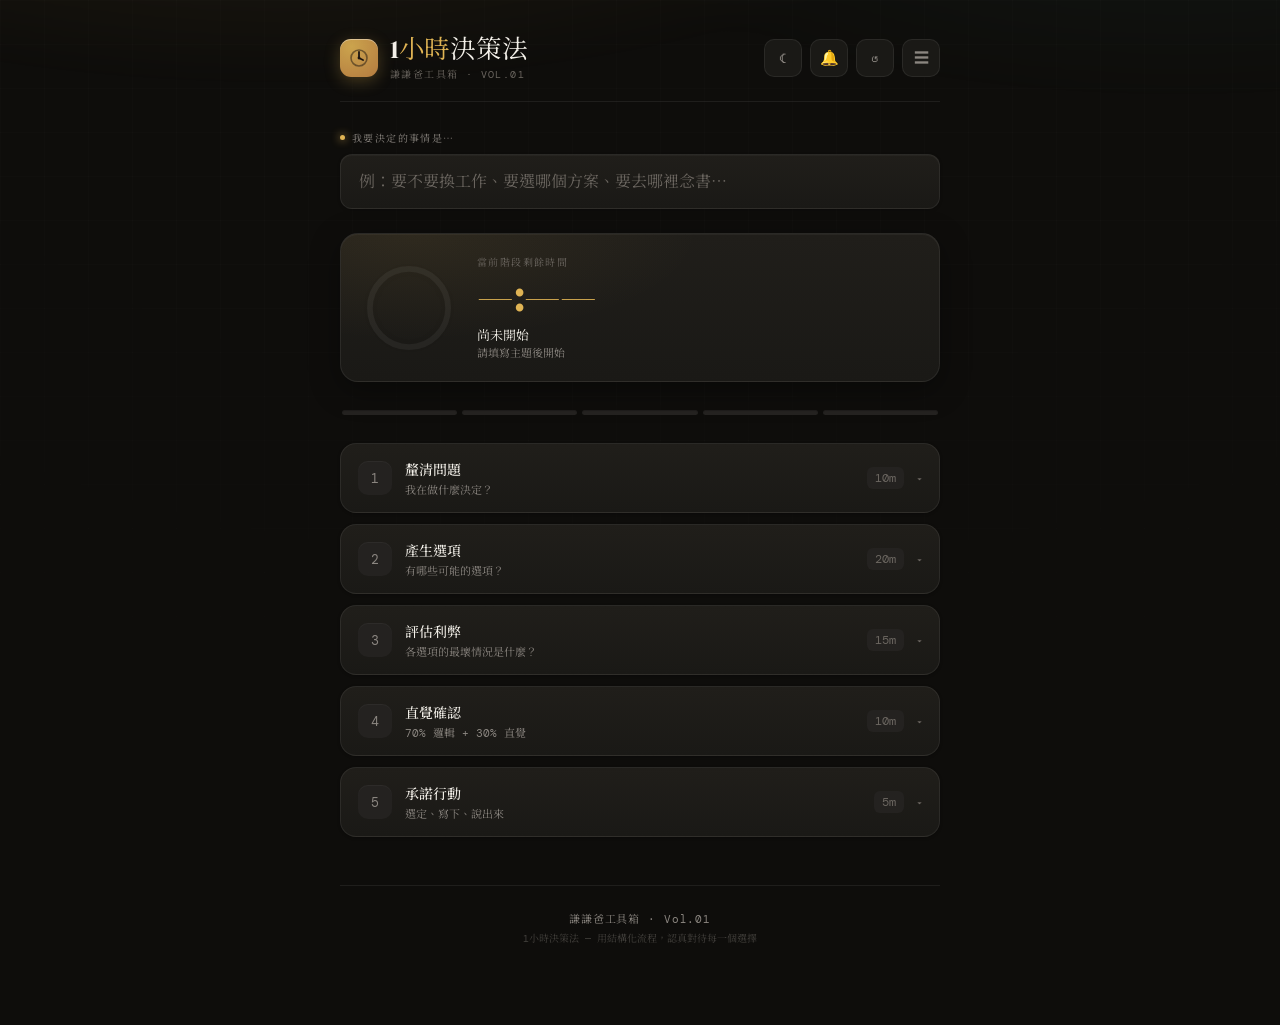
<file: mnt/user-data/outputs/toolbox/strategic/index.html>
<!DOCTYPE html>
<html lang="zh-TW">
<head>
<meta charset="UTF-8">
<meta name="viewport" content="width=device-width, initial-scale=1.0">
<meta name="theme-color" content="#d4a843">
<title>1小時決策法 · 謙謙爸工具箱</title>
<link rel="manifest" href="./manifest.json">
<meta name="apple-mobile-web-app-capable" content="yes">
<meta name="apple-mobile-web-app-status-bar-style" content="black-translucent">
<meta name="apple-mobile-web-app-title" content="決策法">
<link rel="apple-touch-icon" href="./icons/icon-192.png">
<meta name="mobile-web-app-capable" content="yes">
<style>
  @import url('https://fonts.googleapis.com/css2?family=DM+Serif+Display:ital@0;1&family=DM+Mono:wght@400;500&family=Noto+Serif+TC:wght@400;600&display=swap');

  :root {
    /* phase accents — shared across both themes */
    --phase-0: #e0b454;
    --phase-1: #cf8a48;
    --phase-2: #54c2a2;
    --phase-3: #86a6da;
    --phase-4: #b988dc;
    --ease: cubic-bezier(0.22, 1, 0.36, 1);
    --ease-spring: cubic-bezier(0.34, 1.56, 0.64, 1);
  }

  /* ── DARK THEME (default) ─────────────────────────────── */
  :root, [data-theme="dark"] {
    --bg: #0e0d0b;
    --bg2: #14120f;
    --surface: #1a1916;
    --surface-hi: #201e1a;
    --surface2: #242220;
    --border: rgba(255,255,255,0.07);
    --border2: rgba(255,255,255,0.14);
    --text: #f3f0e9;
    --muted: #8b8680;
    --muted2: #6b6660;
    --amber: #e0b454;
    --amber-2: #d4a843;
    --amber-dim: #8a6e2a;
    --amber-glow: rgba(224,180,84,0.15);
    --teal: #54c2a2;
    --teal-dim: #2a6e56;
    --red: #e86756;
    --red-solid: #e86756;
    --on-accent: #15120c;
    --grid-line: rgba(255,255,255,0.013);
    --aurora-a: rgba(224,180,84,0.10);
    --aurora-b: rgba(84,194,162,0.06);
    --scrim: rgba(8,7,6,0.7);
    --hi-line: rgba(255,255,255,0.04);
    --shadow-sm: 0 1px 3px rgba(0,0,0,0.25);
    --shadow-md: 0 8px 30px rgba(0,0,0,0.35);
    --shadow-lg: 0 20px 60px rgba(0,0,0,0.5);
  }

  /* ── LIGHT THEME (warm paper) ─────────────────────────── */
  [data-theme="light"] {
    --bg: #f4efe3;
    --bg2: #efe8d8;
    --surface: #fffdf8;
    --surface-hi: #fffefb;
    --surface2: #f1ebdd;
    --border: rgba(58,44,20,0.10);
    --border2: rgba(58,44,20,0.18);
    --text: #2c2418;
    --muted: #7c7160;
    --muted2: #a39884;
    --amber: #a9761c;
    --amber-2: #946514;
    --amber-dim: #cba656;
    --amber-glow: rgba(169,118,28,0.14);
    --teal: #2c8e72;
    --teal-dim: #95c8b8;
    --red: #c0432f;
    --red-solid: #c0432f;
    --on-accent: #fffdf8;
    --grid-line: rgba(58,44,20,0.04);
    --aurora-a: rgba(224,180,84,0.16);
    --aurora-b: rgba(84,194,162,0.10);
    --scrim: rgba(238,231,216,0.62);
    --hi-line: rgba(255,255,255,0.5);
    --shadow-sm: 0 1px 3px rgba(70,52,22,0.08);
    --shadow-md: 0 10px 30px rgba(70,52,22,0.12);
    --shadow-lg: 0 22px 60px rgba(70,52,22,0.18);
  }

  *, *::before, *::after { box-sizing: border-box; margin: 0; padding: 0; }

  html { font-size: 16px; -webkit-text-size-adjust: 100%; }

  body {
    background: var(--bg);
    color: var(--text);
    font-family: 'DM Mono', 'Noto Serif TC', monospace;
    min-height: 100vh;
    min-height: 100dvh;
    overflow-x: hidden;
    -webkit-font-smoothing: antialiased;
    text-rendering: optimizeLegibility;
    transition: background 0.45s var(--ease), color 0.45s var(--ease);
  }

  /* AMBIENT BACKGROUND — grid + warm aurora glow */
  body::before {
    content: '';
    position: fixed;
    inset: 0;
    background-image:
      linear-gradient(var(--grid-line) 1px, transparent 1px),
      linear-gradient(90deg, var(--grid-line) 1px, transparent 1px);
    background-size: 44px 44px;
    pointer-events: none;
    z-index: 0;
    mask-image: radial-gradient(120% 90% at 50% 0%, #000 40%, transparent 100%);
    -webkit-mask-image: radial-gradient(120% 90% at 50% 0%, #000 40%, transparent 100%);
  }
  body::after {
    content: '';
    position: fixed;
    inset: -20% -20% auto -20%;
    height: 60vh;
    background:
      radial-gradient(60% 70% at 30% 0%, var(--aurora-a), transparent 70%),
      radial-gradient(50% 60% at 80% 10%, var(--aurora-b), transparent 70%);
    pointer-events: none;
    z-index: 0;
    filter: blur(10px);
    transition: background 0.8s var(--ease);
  }

  .app {
    position: relative;
    z-index: 1;
    max-width: 640px;
    margin: 0 auto;
    padding: 1.5rem 1.25rem 5rem;
  }

  /* HEADER */
  .header {
    display: flex;
    align-items: center;
    justify-content: space-between;
    margin-bottom: 1.75rem;
    padding: 0.75rem 0 1.25rem;
    border-bottom: 1px solid var(--border);
  }

  .header-left { display: flex; align-items: center; gap: 12px; }

  .header-mark {
    width: 38px; height: 38px;
    border-radius: 11px;
    flex-shrink: 0;
    background:
      radial-gradient(120% 120% at 30% 20%, rgba(224,180,84,0.9), rgba(207,138,72,0.85));
    box-shadow: 0 4px 16px rgba(224,180,84,0.28), inset 0 1px 0 rgba(255,255,255,0.4);
    display: grid; place-items: center;
    position: relative;
  }
  .header-mark svg { display: block; }

  .header-left h1 {
    font-family: 'DM Serif Display', 'Noto Serif TC', serif;
    font-size: 1.6rem;
    font-weight: 400;
    color: var(--text);
    letter-spacing: -0.01em;
    line-height: 1.05;
    white-space: nowrap;
  }
  .header-left h1 .accent { color: var(--amber); }

  .header-left p {
    font-size: 10px;
    color: var(--muted2);
    margin-top: 3px;
    letter-spacing: 0.14em;
    text-transform: uppercase;
  }

  .header-right {
    display: flex;
    gap: 8px;
  }

  .icon-btn {
    width: 38px; height: 38px;
    background: var(--surface);
    border: 1px solid var(--border);
    border-radius: 10px;
    color: var(--muted);
    cursor: pointer;
    display: flex; align-items: center; justify-content: center;
    font-size: 15px;
    transition: all 0.2s var(--ease);
  }
  .icon-btn:hover { border-color: var(--border2); color: var(--text); transform: translateY(-1px); box-shadow: var(--shadow-sm); }
  .icon-btn:active { transform: translateY(0) scale(0.96); }

  /* TOPIC INPUT */
  .topic-wrap {
    margin-bottom: 1.5rem;
  }

  .topic-label {
    font-size: 10px;
    letter-spacing: 0.14em;
    text-transform: uppercase;
    color: var(--muted);
    margin-bottom: 9px;
    display: flex;
    align-items: center;
    gap: 7px;
  }
  .topic-label::before {
    content: '';
    width: 5px; height: 5px; border-radius: 50%;
    background: var(--amber);
    box-shadow: 0 0 8px var(--amber);
    animation: breathe 2.4s var(--ease) infinite;
  }
  @keyframes breathe { 0%,100% { opacity: 1; } 50% { opacity: 0.35; } }

  .topic-input {
    width: 100%;
    background: linear-gradient(180deg, var(--surface-hi), var(--surface));
    border: 1px solid var(--border);
    border-radius: 12px;
    padding: 16px 18px;
    font-size: 16px;
    font-family: inherit;
    color: var(--text);
    outline: none;
    box-shadow: var(--shadow-sm), inset 0 1px 0 rgba(255,255,255,0.03);
    transition: border-color 0.25s var(--ease), box-shadow 0.25s var(--ease);
  }
  .topic-input::placeholder { color: var(--muted2); }
  .topic-input:focus {
    border-color: var(--amber-dim);
    box-shadow: 0 0 0 3px var(--amber-glow), inset 0 1px 0 rgba(255,255,255,0.03);
  }

  /* OVERALL TIMER ARC */
  .arc-section {
    display: flex;
    align-items: center;
    gap: 22px;
    margin-bottom: 1.75rem;
    padding: 20px 22px;
    background: linear-gradient(180deg, var(--surface-hi), var(--surface));
    border: 1px solid var(--border);
    border-radius: 18px;
    box-shadow: var(--shadow-md), inset 0 1px 0 rgba(255,255,255,0.04);
    position: relative;
    overflow: hidden;
  }
  .arc-section::before {
    content: '';
    position: absolute;
    inset: 0;
    background: radial-gradient(80% 120% at 12% 0%, var(--phase-tint, rgba(224,180,84,0.08)), transparent 60%);
    pointer-events: none;
    transition: background 0.6s var(--ease);
  }

  .arc-svg { flex-shrink: 0; filter: drop-shadow(0 0 10px var(--phase-tint, rgba(224,180,84,0.18))); }

  .arc-info { flex: 1; position: relative; z-index: 1; }
  .arc-label { font-size: 10px; text-transform: uppercase; letter-spacing: 0.14em; color: var(--muted2); margin-bottom: 5px; }
  .arc-time { font-size: 2.75rem; font-family: 'DM Serif Display', serif; color: var(--amber); letter-spacing: -0.03em; line-height: 1; font-variant-numeric: tabular-nums; transition: color 0.4s var(--ease); }
  .arc-phase-name { font-size: 13px; color: var(--text); margin-top: 7px; }
  .arc-phase-sub { font-size: 11px; color: var(--muted); margin-top: 2px; line-height: 1.4; }

  /* PHASE TIMELINE */
  .timeline {
    display: flex;
    gap: 5px;
    margin-bottom: 1.75rem;
    padding: 0 2px;
  }

  .tl-seg {
    flex: 1;
    height: 5px;
    border-radius: 3px;
    background: var(--surface2);
    position: relative;
    cursor: pointer;
    transition: transform 0.2s var(--ease);
    box-shadow: inset 0 1px 1px rgba(0,0,0,0.2);
  }
  .tl-seg:hover { transform: scaleY(1.5); }
  .tl-seg::after {
    content: '';
    position: absolute;
    inset: 0;
    border-radius: 3px;
    width: 0%;
    transition: width 1s linear;
  }
  .tl-seg.done::after { width: 100%; }
  .tl-seg.active::after { width: var(--pct, 0%); }
  .tl-seg[data-i="0"]::after { background: linear-gradient(90deg, var(--phase-0), #f0c870); box-shadow: 0 0 8px var(--phase-0); }
  .tl-seg[data-i="1"]::after { background: linear-gradient(90deg, var(--phase-1), #e09a55); box-shadow: 0 0 8px var(--phase-1); }
  .tl-seg[data-i="2"]::after { background: linear-gradient(90deg, var(--phase-2), #6fd6b5); box-shadow: 0 0 8px var(--phase-2); }
  .tl-seg[data-i="3"]::after { background: linear-gradient(90deg, var(--phase-3), #9bbaf0); box-shadow: 0 0 8px var(--phase-3); }
  .tl-seg[data-i="4"]::after { background: linear-gradient(90deg, var(--phase-4), #cd9eee); box-shadow: 0 0 8px var(--phase-4); }
  .tl-seg .tl-tooltip {
    position: absolute;
    bottom: 14px;
    left: 50%;
    transform: translateX(-50%) translateY(4px);
    background: var(--surface2);
    border: 1px solid var(--border2);
    border-radius: 7px;
    padding: 5px 9px;
    font-size: 11px;
    white-space: nowrap;
    opacity: 0;
    pointer-events: none;
    box-shadow: var(--shadow-md);
    transition: all 0.18s var(--ease);
    z-index: 5;
  }
  .tl-seg:hover .tl-tooltip { opacity: 1; transform: translateX(-50%) translateY(0); }

  /* PHASE CARDS */
  .phases { display: flex; flex-direction: column; gap: 11px; margin-bottom: 1.75rem; }

  .phase-card {
    background: linear-gradient(180deg, var(--surface-hi), var(--surface));
    border: 1px solid var(--border);
    border-radius: 16px;
    overflow: hidden;
    box-shadow: var(--shadow-sm);
    transition: border-color 0.35s var(--ease), box-shadow 0.35s var(--ease), transform 0.35s var(--ease), opacity 0.35s var(--ease);
  }

  .phase-card.active {
    border-color: var(--phase-color, var(--amber));
    box-shadow: 0 0 0 1px var(--phase-color, var(--amber)), 0 14px 40px var(--phase-glow, rgba(212,168,67,0.15)), inset 0 1px 0 rgba(255,255,255,0.05);
    transform: translateY(-1px);
  }

  .phase-card.done { opacity: 0.55; }
  .phase-card.done:hover { opacity: 0.85; }

  .phase-head {
    display: flex;
    align-items: center;
    gap: 13px;
    padding: 15px 17px;
    cursor: pointer;
    user-select: none;
  }

  .phase-badge {
    width: 34px; height: 34px;
    border-radius: 10px;
    background: var(--surface2);
    display: flex; align-items: center; justify-content: center;
    font-size: 13px;
    color: var(--muted);
    flex-shrink: 0;
    font-family: 'DM Mono', monospace;
    box-shadow: inset 0 1px 0 rgba(255,255,255,0.04);
    transition: all 0.35s var(--ease-spring);
  }
  .phase-card.active .phase-badge { background: var(--phase-color); color: var(--on-accent); box-shadow: 0 4px 14px var(--phase-glow); transform: scale(1.06); }
  .phase-card.done .phase-badge { background: rgba(84,194,162,0.18); color: var(--teal); }

  .phase-head-info { flex: 1; min-width: 0; }
  .phase-head-title { font-size: 14px; color: var(--text); font-weight: 500; }
  .phase-head-sub { font-size: 11px; color: var(--muted); margin-top: 2px; }

  .phase-mins {
    font-size: 12px;
    color: var(--muted2);
    font-family: 'DM Mono', monospace;
    background: var(--surface2);
    padding: 3px 8px;
    border-radius: 6px;
  }
  .phase-card.active .phase-mins { color: var(--phase-color); background: var(--phase-glow); }

  .phase-chevron { font-size: 10px; color: var(--muted2); transition: transform 0.25s var(--ease); }
  .phase-card.expanded .phase-chevron { transform: rotate(180deg); }

  .phase-body {
    display: none;
    padding: 4px 17px 17px;
    border-top: 1px solid var(--border);
  }
  .phase-card.expanded .phase-body { display: block; animation: bodyIn 0.4s var(--ease); }
  @keyframes bodyIn { from { opacity: 0; transform: translateY(-4px); } to { opacity: 1; transform: translateY(0); } }

  .phase-tasks {
    list-style: none;
    padding: 14px 0;
    margin-bottom: 14px;
    border-radius: 10px;
  }
  .phase-tasks li {
    font-size: 12px;
    color: var(--muted);
    padding: 5px 0 5px 18px;
    position: relative;
    line-height: 1.55;
  }
  .phase-tasks li::before {
    content: '→';
    position: absolute;
    left: 0;
    color: var(--phase-color, var(--amber));
    font-size: 10px;
    top: 7px;
  }
  .phase-tasks li b { color: var(--text); font-weight: 500; }

  .note-area {
    width: 100%;
    background: var(--surface2);
    border: 1px solid var(--border);
    border-radius: 8px;
    padding: 10px 12px;
    font-size: 13px;
    font-family: inherit;
    color: var(--text);
    resize: vertical;
    min-height: 72px;
    outline: none;
    transition: border-color 0.2s;
    line-height: 1.6;
  }
  .note-area::placeholder { color: var(--muted); }
  .note-area:focus { border-color: var(--phase-color, var(--amber-dim)); }
  .note-area:disabled { opacity: 0.4; cursor: not-allowed; }

  /* ACTIVE PHASE TIMER */
  .timer-section {
    margin-top: 12px;
  }

  .timer-bar-wrap {
    background: var(--surface2);
    height: 3px;
    border-radius: 2px;
    overflow: hidden;
    margin-bottom: 10px;
  }
  .timer-bar-fill {
    height: 100%;
    border-radius: 2px;
    background: var(--phase-color, var(--amber));
    width: 0%;
    transition: width 1s linear;
  }

  .timer-row {
    display: flex;
    align-items: center;
    gap: 10px;
    flex-wrap: wrap;
  }

  .timer-num {
    font-family: 'DM Serif Display', serif;
    font-size: 1.7rem;
    color: var(--text);
    letter-spacing: -0.02em;
    min-width: 72px;
    font-variant-numeric: tabular-nums;
    transition: color 0.3s;
  }
  .timer-num.warning { color: var(--red-solid); animation: warnPulse 1s ease-in-out infinite; }
  @keyframes warnPulse { 0%,100% { opacity: 1; } 50% { opacity: 0.6; } }

  .ctrl-btn {
    padding: 9px 15px;
    border-radius: 9px;
    border: 1px solid var(--border2);
    background: var(--surface2);
    color: var(--text);
    font-size: 12px;
    font-family: inherit;
    cursor: pointer;
    transition: all 0.18s var(--ease);
  }
  .ctrl-btn:hover { background: var(--surface-hi); border-color: var(--border2); transform: translateY(-1px); }
  .ctrl-btn:active { transform: translateY(0) scale(0.97); }
  .ctrl-btn.primary { background: var(--phase-color, var(--amber)); border-color: transparent; color: var(--on-accent); font-weight: 500; box-shadow: 0 4px 14px var(--phase-glow, rgba(212,168,67,0.25)); }
  .ctrl-btn.primary:hover { filter: brightness(1.06); }
  .ctrl-btn.next { border-color: var(--teal-dim); color: var(--teal); background: rgba(84,194,162,0.06); }
  .ctrl-btn.next:hover { background: rgba(84,194,162,0.14); }

  /* SOUL TEST OVERLAY */
  .soul-overlay {
    position: fixed;
    inset: 0;
    background: var(--scrim);
    backdrop-filter: blur(16px) saturate(1.2);
    -webkit-backdrop-filter: blur(16px) saturate(1.2);
    z-index: 100;
    display: none;
    flex-direction: column;
    align-items: center;
    justify-content: center;
    padding: 2rem;
  }
  .soul-overlay.visible { display: flex; animation: fadeIn 0.35s var(--ease); }

  @keyframes fadeIn { from { opacity: 0; } to { opacity: 1; } }
  @keyframes popIn { from { opacity: 0; transform: translateY(16px) scale(0.96); } to { opacity: 1; transform: translateY(0) scale(1); } }

  .soul-countdown {
    font-family: 'DM Serif Display', serif;
    font-size: 7rem;
    color: var(--amber);
    line-height: 1;
    margin-bottom: 1rem;
    text-shadow: 0 0 40px var(--amber-glow);
    animation: pulse 1s ease-in-out infinite;
  }
  @keyframes pulse { 0%,100% { opacity: 1; transform: scale(1); } 50% { opacity: 0.7; transform: scale(0.92); } }

  .soul-q {
    font-family: 'DM Serif Display', 'Noto Serif TC', serif;
    font-size: 1.45rem;
    color: var(--text);
    text-align: center;
    max-width: 480px;
    line-height: 1.5;
    margin-bottom: 2rem;
    font-style: italic;
    animation: popIn 0.5s var(--ease) 0.05s both;
  }

  .soul-options { display: flex; gap: 12px; flex-wrap: wrap; justify-content: center; max-width: 520px; }
  .soul-opt {
    padding: 13px 24px;
    background: linear-gradient(180deg, var(--surface-hi), var(--surface));
    border: 1px solid var(--border2);
    border-radius: 12px;
    color: var(--text);
    font-size: 14px;
    font-family: inherit;
    cursor: pointer;
    box-shadow: var(--shadow-sm);
    transition: all 0.2s var(--ease);
    animation: popIn 0.5s var(--ease) both;
  }
  .soul-opt:nth-child(1) { animation-delay: 0.12s; }
  .soul-opt:nth-child(2) { animation-delay: 0.18s; }
  .soul-opt:nth-child(3) { animation-delay: 0.24s; }
  .soul-opt:nth-child(4) { animation-delay: 0.30s; }
  .soul-opt:hover { border-color: var(--amber); color: var(--amber); background: var(--amber-glow); transform: translateY(-2px); box-shadow: var(--shadow-md); }

  .soul-skip { margin-top: 1.5rem; font-size: 11px; color: var(--muted2); cursor: pointer; transition: color 0.2s; }
  .soul-skip:hover { color: var(--text); }

  /* SUMMARY */
  .summary-section {
    background: linear-gradient(180deg, var(--surface-hi), var(--surface));
    border: 1px solid var(--border);
    border-radius: 18px;
    padding: 24px;
    display: none;
    margin-bottom: 1.5rem;
    box-shadow: var(--shadow-md), inset 0 1px 0 rgba(255,255,255,0.04);
    position: relative;
    overflow: hidden;
  }
  .summary-section::before {
    content: '';
    position: absolute;
    inset: 0 0 auto 0;
    height: 3px;
    background: linear-gradient(90deg, var(--phase-0), var(--phase-1), var(--phase-2), var(--phase-3), var(--phase-4));
  }
  .summary-section.visible { display: block; animation: popIn 0.5s var(--ease); }
  .summary-title {
    font-family: 'DM Serif Display', serif;
    font-size: 1.4rem;
    color: var(--amber);
    margin-bottom: 18px;
    display: flex;
    align-items: center;
    gap: 10px;
  }
  .summary-row { display: flex; gap: 14px; margin-bottom: 14px; align-items: flex-start; }
  .summary-key {
    font-size: 10px;
    text-transform: uppercase;
    letter-spacing: 0.12em;
    color: var(--muted2);
    width: 64px;
    flex-shrink: 0;
    padding-top: 3px;
  }
  .summary-val { font-size: 13px; color: var(--text); flex: 1; line-height: 1.65; white-space: pre-wrap; }

  .export-row { display: flex; gap: 8px; flex-wrap: wrap; margin-top: 18px; padding-top: 18px; border-top: 1px solid var(--border); }

  /* LOG */
  .log-section {
    margin-top: 2rem;
  }
  .log-title {
    font-size: 10px;
    text-transform: uppercase;
    letter-spacing: 0.12em;
    color: var(--muted);
    margin-bottom: 10px;
    display: flex;
    align-items: center;
    justify-content: space-between;
  }
  .log-clear { cursor: pointer; color: var(--muted); font-size: 10px; }
  .log-clear:hover { color: var(--red); }
  .log-list { display: flex; flex-direction: column; gap: 8px; }
  .log-item {
    background: var(--surface);
    border: 1px solid var(--border);
    border-radius: 10px;
    padding: 12px 14px;
    display: flex;
    gap: 12px;
    align-items: flex-start;
    cursor: pointer;
    transition: border-color 0.2s;
  }
  .log-item:hover { border-color: var(--border2); }
  .log-date { font-size: 10px; color: var(--muted); min-width: 80px; flex-shrink: 0; margin-top: 2px; }
  .log-topic { font-size: 13px; color: var(--text); }
  .log-decision { font-size: 11px; color: var(--teal); margin-top: 2px; }
  .log-empty { font-size: 12px; color: var(--muted); text-align: center; padding: 1.5rem; }

  /* COPY TOAST */
  .toast {
    position: fixed;
    bottom: 2rem;
    left: 50%;
    transform: translateX(-50%) translateY(12px);
    background: linear-gradient(180deg, #62cfae, var(--teal));
    color: var(--on-accent);
    padding: 10px 20px;
    border-radius: 10px;
    font-size: 13px;
    font-weight: 500;
    box-shadow: 0 10px 30px rgba(84,194,162,0.35);
    opacity: 0;
    transition: all 0.35s var(--ease);
    pointer-events: none;
    z-index: 200;
  }
  .toast.show { opacity: 1; transform: translateX(-50%) translateY(0); }

  /* UTIL */
  .sr-only { position: absolute; width: 1px; height: 1px; overflow: hidden; clip: rect(0,0,0,0); }
  .mt8 { margin-top: 8px; }
  .divider { height: 1px; background: var(--border); margin: 1.5rem 0; }

  /* EMOTION CHECK */
  .emotion-section {
    margin-bottom: 1.5rem;
    background: linear-gradient(180deg, var(--surface-hi), var(--surface));
    border: 1px solid var(--border);
    border-radius: 16px;
    padding: 18px;
    display: none;
    box-shadow: var(--shadow-sm);
  }
  .emotion-section.visible { display: block; animation: popIn 0.45s var(--ease); }
  .emotion-label { font-size: 10px; text-transform: uppercase; letter-spacing: 0.12em; color: var(--muted); margin-bottom: 12px; display: block; }
  .emotion-grid { display: flex; gap: 8px; flex-wrap: wrap; }
  .emo-btn {
    padding: 9px 14px;
    border-radius: 10px;
    border: 1px solid var(--border);
    background: var(--surface2);
    color: var(--muted);
    font-size: 12px;
    font-family: inherit;
    cursor: pointer;
    transition: all 0.2s var(--ease);
    display: flex; align-items: center; gap: 6px;
  }
  .emo-btn:hover { border-color: var(--border2); color: var(--text); transform: translateY(-1px); }
  .emo-btn.selected { border-color: var(--emo-color, var(--amber)); color: var(--emo-color, var(--amber)); background: var(--emo-bg, var(--amber-glow)); box-shadow: 0 4px 14px var(--emo-bg, var(--amber-glow)); }
  .emotion-warning {
    margin-top: 10px;
    padding: 10px 12px;
    background: rgba(224,92,75,0.1);
    border: 1px solid rgba(224,92,75,0.3);
    border-radius: 8px;
    font-size: 12px;
    color: #e05c4b;
    display: none;
    line-height: 1.5;
  }
  .emotion-warning.visible { display: block; }

  /* DECISION TYPE */
  .dtype-section {
    margin-bottom: 1.5rem;
    display: none;
  }
  .dtype-section.visible { display: block; animation: popIn 0.45s var(--ease) 0.05s both; }
  .dtype-label { font-size: 10px; text-transform: uppercase; letter-spacing: 0.12em; color: var(--muted); margin-bottom: 9px; display: block; }
  .dtype-grid { display: grid; grid-template-columns: repeat(3, 1fr); gap: 9px; }
  .dtype-btn {
    padding: 14px 10px;
    border-radius: 13px;
    border: 1px solid var(--border);
    background: linear-gradient(180deg, var(--surface-hi), var(--surface));
    color: var(--muted);
    font-size: 11px;
    font-family: inherit;
    cursor: pointer;
    transition: all 0.2s var(--ease);
    text-align: center;
    line-height: 1.4;
    box-shadow: var(--shadow-sm);
  }
  .dtype-btn:hover { border-color: var(--border2); color: var(--text); transform: translateY(-2px); box-shadow: var(--shadow-md); }
  .dtype-btn.selected { border-color: var(--amber-dim); color: var(--amber); background: var(--amber-glow); box-shadow: 0 6px 18px var(--amber-glow); }
  .dtype-btn .dtype-icon { font-size: 18px; display: block; margin-bottom: 5px; }
  .dtype-btn .dtype-name { font-weight: 500; color: inherit; display: block; }
  .dtype-btn .dtype-hint { font-size: 10px; color: var(--muted); display: block; margin-top: 2px; }
  .dtype-note {
    margin-top: 8px;
    padding: 8px 12px;
    border-radius: 8px;
    font-size: 11px;
    color: var(--muted);
    background: var(--surface2);
    line-height: 1.5;
    display: none;
  }
  .dtype-note.visible { display: block; }

  /* REGRET-PROOF OVERLAY */
  .regret-overlay {
    position: fixed;
    inset: 0;
    background: var(--scrim);
    backdrop-filter: blur(18px) saturate(1.2);
    -webkit-backdrop-filter: blur(18px) saturate(1.2);
    z-index: 110;
    display: none;
    flex-direction: column;
    align-items: center;
    justify-content: center;
    padding: 2rem;
  }
  .regret-overlay.visible { display: flex; animation: fadeIn 0.35s var(--ease); }
  .regret-icon { font-size: 3rem; margin-bottom: 1rem; animation: popIn 0.5s var(--ease-spring); }
  .regret-q {
    font-family: 'DM Serif Display', 'Noto Serif TC', serif;
    font-size: 1.55rem;
    color: var(--text);
    text-align: center;
    max-width: 440px;
    line-height: 1.5;
    margin-bottom: 0.75rem;
    animation: popIn 0.5s var(--ease) 0.05s both;
  }
  .regret-sub {
    font-size: 12px;
    color: var(--muted);
    text-align: center;
    margin-bottom: 2rem;
    line-height: 1.6;
    max-width: 360px;
  }
  .regret-sub b { color: var(--text); font-weight: 500; }
  .regret-actions { display: flex; gap: 12px; flex-wrap: wrap; justify-content: center; }
  .regret-yes {
    padding: 13px 28px;
    background: linear-gradient(180deg, #62cfae, var(--teal));
    border: none;
    border-radius: 11px;
    color: var(--on-accent);
    font-size: 14px;
    font-weight: 500;
    font-family: inherit;
    cursor: pointer;
    box-shadow: 0 6px 20px rgba(84,194,162,0.3);
    transition: all 0.2s var(--ease);
  }
  .regret-yes:hover { filter: brightness(1.05); transform: translateY(-1px); }
  .regret-no {
    padding: 13px 28px;
    background: var(--surface2);
    border: 1px solid var(--border2);
    border-radius: 11px;
    color: var(--muted);
    font-size: 14px;
    font-family: inherit;
    cursor: pointer;
    transition: all 0.2s var(--ease);
  }
  .regret-no:hover { color: var(--text); border-color: var(--border2); background: var(--surface-hi); }
  .regret-mantra {
    margin-top: 1.5rem;
    font-size: 11px;
    color: var(--muted);
    text-align: center;
    font-style: italic;
    max-width: 320px;
    line-height: 1.6;
  }

  /* STRUCTURED FIELDS */
  .sfields-wrap { display: flex; flex-direction: column; gap: 12px; margin-top: 4px; }

  .sfield {
    background: var(--surface2);
    border: 1px solid var(--border);
    border-radius: 10px;
    overflow: hidden;
    transition: border-color 0.2s;
  }
  .sfield:focus-within { border-color: var(--phase-color, var(--amber-dim)); }

  .sfield-label {
    font-size: 10px;
    font-weight: 500;
    letter-spacing: 0.08em;
    text-transform: uppercase;
    padding: 8px 12px 0;
    line-height: 1;
  }

  .sfield-hint {
    font-size: 11px;
    color: var(--muted);
    padding: 3px 12px 6px;
    line-height: 1.4;
    border-bottom: 1px solid var(--border);
  }

  .sfield-input, .sfield-textarea {
    width: 100%;
    background: transparent;
    border: none;
    outline: none;
    padding: 10px 12px;
    font-size: 13px;
    font-family: inherit;
    color: var(--text);
    line-height: 1.6;
    resize: none;
  }
  .sfield-input::placeholder, .sfield-textarea::placeholder { color: rgba(122,117,112,0.5); font-size: 12px; }
  .sfield-input:disabled, .sfield-textarea:disabled { opacity: 0.45; cursor: not-allowed; }
  .sfield-textarea { min-height: 60px; resize: vertical; }

  /* v2 次要欄位折疊 */
  .sfields-secondary { display: none; flex-direction: column; gap: 12px; }
  .sfields-secondary.open { display: flex; }
  .sfields-toggle {
    display: flex; align-items: center; gap: 6px;
    padding: 8px 4px; cursor: pointer;
    font-size: 11px; color: var(--muted);
    user-select: none; transition: color 0.2s;
  }
  .sfields-toggle:hover { color: var(--text); }
  .sfields-toggle-icon { font-size: 9px; transition: transform 0.2s; }
  .sfields-toggle.open .sfields-toggle-icon { transform: rotate(90deg); }

  /* COMPLETION FLASH */
  @keyframes completeFlash {
    0% { opacity: 1; }
    30% { opacity: 0.4; background: rgba(77,184,150,0.15); }
    100% { opacity: 0.6; }
  }
  .phase-card.done { animation: none; }
  .phase-card.just-done { animation: completeFlash 0.6s ease forwards; }

  /* RESET */
  button { font-family: inherit; }
  textarea { font-family: inherit; }

  /* REDUCED MOTION */
  @media (prefers-reduced-motion: reduce) {
    *, *::before, *::after {
      animation-duration: 0.001ms !important;
      animation-iteration-count: 1 !important;
      transition-duration: 0.001ms !important;
    }
  }
</style>
<script>
  // apply saved theme before paint to avoid flash
  (function(){
    var t = localStorage.getItem('decisionTheme') || 'dark';
    document.documentElement.setAttribute('data-theme', t);
  })();
</script>
<link rel="stylesheet" href="https://raw.githubusercontent.com/mbindividual-dad-of-Ken/toolbox/main/theme.css">
<script src="https://raw.githubusercontent.com/mbindividual-dad-of-Ken/toolbox/main/toolbox-utils.js"></script>
</head>
<body>

<div class="app">
  <h2 class="sr-only">1 小時決策法 — 引導式計時工具</h2>

  <!-- HEADER -->
  <div class="header">
    <div class="header-left">
      <div class="header-mark" aria-hidden="true">
        <svg width="20" height="20" viewBox="0 0 20 20" fill="none">
          <circle cx="10" cy="10" r="8" stroke="#1a1410" stroke-width="1.6" opacity="0.5"/>
          <path d="M10 10 L10 4" stroke="#1a1410" stroke-width="1.8" stroke-linecap="round"/>
          <path d="M10 10 L14 12" stroke="#1a1410" stroke-width="1.8" stroke-linecap="round"/>
          <circle cx="10" cy="10" r="1.4" fill="#1a1410"/>
        </svg>
      </div>
      <div>
        <h1>1<span class="accent">小時</span>決策法</h1>
        <p>謙謙爸工具箱 · Vol.01</p>
      </div>
    </div>
    <div class="header-right">
      <button class="icon-btn" onclick="toggleTheme()" id="themeBtn" title="切換主題" aria-label="切換深色／淺色">☾</button>
      <button class="icon-btn" onclick="toggleSound()" id="soundBtn" title="音效" aria-label="音效開關">🔔</button>
      <button class="icon-btn" onclick="resetAll()" title="重新開始" aria-label="重新開始">↺</button>
      <button class="icon-btn" onclick="toggleLog()" title="決策日誌" id="logBtn" aria-label="決策日誌">☰</button>
    </div>
  </div>

  <!-- TOPIC -->
  <div class="topic-wrap">
    <label class="topic-label" for="topicInput">我要決定的事情是⋯</label>
    <input class="topic-input" id="topicInput" type="text" placeholder="例：要不要換工作、要選哪個方案、要去哪裡念書⋯" />
  </div>

  <!-- EMOTION CHECK -->
  <div class="emotion-section" id="emotionSection">
    <span class="emotion-label">決策前：我現在的狀態是⋯</span>
    <div class="emotion-grid">
      <button class="emo-btn" style="--emo-color:#4db896;--emo-bg:rgba(77,184,150,0.1)" onclick="selectEmo(this,'清醒')">😌 清醒專注</button>
      <button class="emo-btn" style="--emo-color:#d4a843;--emo-bg:rgba(212,168,67,0.1)" onclick="selectEmo(this,'逃避')">😶 想逃避</button>
      <button class="emo-btn" style="--emo-color:#e05c4b;--emo-bg:rgba(224,92,75,0.1)" onclick="selectEmo(this,'焦慮')">😰 焦慮緊繃</button>
      <button class="emo-btn" style="--emo-color:#7b9fd4;--emo-bg:rgba(123,159,212,0.1)" onclick="selectEmo(this,'疲憊')">😴 疲憊耗竭</button>
      <button class="emo-btn" style="--emo-color:#b07bd4;--emo-bg:rgba(176,123,212,0.1)" onclick="selectEmo(this,'衝動')">🔥 衝動激動</button>
      <button class="emo-btn" style="--emo-color:#4db896;--emo-bg:rgba(77,184,150,0.1)" onclick="selectEmo(this,'平靜')">🌿 平靜沉著</button>
    </div>
    <div class="emotion-warning" id="emotionWarning"></div>
  </div>

  <!-- DECISION TYPE -->
  <div class="dtype-section" id="dtypeSection">
    <span class="dtype-label">這是哪種類型的決策？</span>
    <div class="dtype-grid">
      <button class="dtype-btn" onclick="selectDtype(this,'small',15)">
        <span class="dtype-icon">⚡</span>
        <span class="dtype-name">小事</span>
        <span class="dtype-hint">可逆、低影響</span>
        <span class="dtype-hint">→ 15 分鐘版</span>
      </button>
      <button class="dtype-btn" onclick="selectDtype(this,'medium',60)">
        <span class="dtype-icon">⏱</span>
        <span class="dtype-name">中型</span>
        <span class="dtype-hint">有一定影響</span>
        <span class="dtype-hint">→ 60 分鐘版</span>
      </button>
      <button class="dtype-btn" onclick="selectDtype(this,'big',60)">
        <span class="dtype-icon">🌏</span>
        <span class="dtype-name">重大</span>
        <span class="dtype-hint">難逆轉、高風險</span>
        <span class="dtype-hint">→ 框架 + 建議</span>
      </button>
    </div>
    <div class="dtype-note" id="dtypeNote"></div>
  </div>

  <!-- ARC TIMER -->
  <div class="arc-section" id="arcSection">
    <svg class="arc-svg" width="92" height="92" viewBox="0 0 80 80" aria-hidden="true">
      <defs>
        <linearGradient id="arcGrad" x1="0" y1="0" x2="1" y2="1">
          <stop offset="0%" stop-color="#e0b454"/>
          <stop offset="100%" stop-color="#cf8a48"/>
        </linearGradient>
      </defs>
      <circle cx="40" cy="40" r="34" fill="none" stroke="rgba(255,255,255,0.05)" stroke-width="5"/>
      <circle cx="40" cy="40" r="34" fill="none" stroke="url(#arcGrad)" stroke-width="5"
        stroke-dasharray="213.6" stroke-dashoffset="213.6"
        stroke-linecap="round" transform="rotate(-90 40 40)"
        id="arcCircle" style="transition: stroke-dashoffset 1s linear, stroke 0.4s ease;"/>
    </svg>
    <div class="arc-info">
      <div class="arc-label">當前階段剩餘時間</div>
      <div class="arc-time" id="arcTime">—:——</div>
      <div class="arc-phase-name" id="arcPhaseName">尚未開始</div>
      <div class="arc-phase-sub" id="arcPhaseSub">請填寫決策主題後開始第一階段</div>
    </div>
  </div>

  <!-- TIMELINE -->
  <div class="timeline" id="timeline"></div>

  <!-- PHASES -->
  <div class="phases" id="phaseContainer"></div>

  <!-- SUMMARY -->
  <div class="summary-section" id="summarySection">
    <div class="summary-title">✦ 決策完成</div>
    <div class="summary-row"><div class="summary-key">主題</div><div class="summary-val" id="sT">—</div></div>
    <div class="summary-row"><div class="summary-key">問題</div><div class="summary-val" id="sN0">—</div></div>
    <div class="summary-row"><div class="summary-key">選項</div><div class="summary-val" id="sN1">—</div></div>
    <div class="summary-row"><div class="summary-key">評估</div><div class="summary-val" id="sN2">—</div></div>
    <div class="summary-row"><div class="summary-key">直覺</div><div class="summary-val" id="sN3">—</div></div>
    <div class="summary-row"><div class="summary-key">決定</div><div class="summary-val" id="sN4">—</div></div>
    <div class="export-row">
      <button class="ctrl-btn primary" onclick="copyMarkdown()">複製 Markdown ↗</button>
      <button class="ctrl-btn" onclick="resetAll()">開始新決策</button>
    </div>
  </div>

  <!-- LOG SECTION -->
  <div class="log-section" id="logSection" style="display:none;">
    <div class="divider"></div>
    <div class="log-title">
      <span>決策日誌</span>
      <span class="log-clear" onclick="clearLog()">清除全部</span>
    </div>
    <div class="log-list" id="logList"></div>
  </div>
  <!-- footer -->
  <div style="margin-top:3rem;padding-top:1.5rem;border-top:1px solid var(--border);text-align:center">
    <div style="font-size:11px;color:var(--muted);letter-spacing:0.08em">謙謙爸工具箱 · Vol.01</div>
    <div style="font-size:10px;color:rgba(122,117,112,0.5);margin-top:4px">1小時決策法 — 用結構化流程，認真對待每一個選擇</div>
  </div>
</div>

<!-- REGRET-PROOF OVERLAY -->
<div class="regret-overlay" id="regretOverlay" role="dialog" aria-modal="true" aria-label="反後悔確認">
  <div class="regret-icon">⚖️</div>
  <div class="regret-q">你能接受這個決定的最壞結果嗎？</div>
  <div class="regret-sub">
    大多數決策是<b>可以調整的</b>。<br>
    快速決定 + 持續修正，比完美的猶豫更有力量。<br><br>
    <b>不確定也是一種答案</b>——選擇先行動，<br>
    讓現實告訴你下一步該怎麼調整。<br><br>
    確認後，這個決策將正式記錄進你的日誌。
  </div>
  <div class="regret-actions">
    <button class="regret-yes" onclick="confirmRegret()">我能接受，正式確認 ✓</button>
    <button class="regret-no" onclick="closeRegret()">我還需要想一想</button>
  </div>
  <div class="regret-mantra">「做完決策不代表對，代表你認真對待自己。」</div>
</div>

<!-- SOUL TEST OVERLAY -->
<div class="soul-overlay" id="soulOverlay" role="dialog" aria-modal="true" aria-label="靈魂快問">
  <div class="soul-countdown" id="soulCountdown">5</div>
  <div class="soul-q">如果現在就要立刻決定，<br>你的靈魂想選哪一個？</div>
  <div class="soul-options" id="soulOptions"></div>
  <div class="soul-skip" onclick="closeSoul()">跳過此測試</div>
</div>

<!-- TOAST -->
<div class="toast" id="toast">已複製到剪貼簿</div>

<script>
const PHASES = [
  {
    title: '釐清問題', sub: '10 分鐘', mins: 10,
    color: '#d4a843', glow: 'rgba(212,168,67,0.12)',
    question: '我在做什麼決定？',
    tasks: [
      '<b>寫下</b>確切的決策問題',
      '<b>定義</b>目標與期望的結果',
      '<b>列出</b>限制條件（時間、金錢、關係、價值觀）',
      '完成後：你能用一句話說清楚嗎？'
    ],
    placeholder: '問題是：\n目標是：\n限制條件：'
  },
  {
    title: '產生選項', sub: '20 分鐘', mins: 20,
    color: '#c47d3a', glow: 'rgba(196,125,58,0.12)',
    question: '有哪些可能的選項？',
    tasks: [
      '用「三選項法」腦力激盪：<b>安全</b> / <b>冒險</b> / <b>混合</b>',
      '<b>不要過濾</b>——先創造選項',
      '一旦寫下就不能刪除，只能繼續加'
    ],
    placeholder: '安全方案：\n冒險方案：\n混合方案：\n其他想法：'
  },
  {
    title: '評估利弊', sub: '15 分鐘', mins: 15,
    color: '#4db896', glow: 'rgba(77,184,150,0.12)',
    question: '各選項的最壞情況是什麼？',
    tasks: [
      '用矩陣比較各選項（成本、時間、影響力）',
      '對每個選項問：<b>最壞情況是什麼？</b>',
      '刪除低價值的選項，留下最後 2-3 個'
    ],
    placeholder: '各選項評分：\n最壞情況分析：\n刪除的選項：'
  },
  {
    title: '直覺確認', sub: '10 分鐘', mins: 10,
    color: '#7b9fd4', glow: 'rgba(123,159,212,0.12)',
    question: '70% 邏輯 + 30% 直覺',
    tasks: [
      '<b>靈魂快問</b>將在此階段觸發',
      '70% 邏輯面（事實、數據、理性分析）',
      '30% 直覺面（感受、身體反應、價值觀）',
      '快測：「如果現在就要決定，我選哪個？」'
    ],
    placeholder: '邏輯告訴我：\n直覺告訴我：\n我目前傾向：'
  },
  {
    title: '承諾行動', sub: '5 分鐘', mins: 5,
    color: '#b07bd4', glow: 'rgba(176,123,212,0.12)',
    question: '選定、寫下、說出來',
    tasks: [
      '<b>選出</b>最佳選項並寫下來',
      '<b>說出來</b>——大聲朗讀你的決定',
      '在同一個小時內採取一個<b>微行動</b>（打電話、寫信、記錄計畫）'
    ],
    placeholder: '我的最終決定是：\n第一個微行動：\n預計執行時間：'
  }
];

// STATE
let currentPhase = -1;
let phaseTimer = null;
let remaining = {};
let running = {};
let notes = {};
let expanded = {};
let soulResult = null;
let soulTimer = null;
let logVisible = false;
let selectedEmo = null;
let selectedDtype = null;
let phaseOverride = null; // for small decision 15-min mode

// ── SOUND ENGINE ────────────────────────────────────────────────
let soundOn = localStorage.getItem('decisionSound') !== 'off';
let audioCtx = null;
function getAudio() {
  if (!audioCtx) {
    try { audioCtx = new (window.AudioContext || window.webkitAudioContext)(); }
    catch(e) { return null; }
  }
  if (audioCtx.state === 'suspended') audioCtx.resume();
  return audioCtx;
}
function tone(freq, dur, type='sine', vol=0.12, when=0) {
  if (!soundOn) return;
  const ac = getAudio(); if (!ac) return;
  const t = ac.currentTime + when;
  const osc = ac.createOscillator();
  const gain = ac.createGain();
  osc.type = type; osc.frequency.value = freq;
  gain.gain.setValueAtTime(0, t);
  gain.gain.linearRampToValueAtTime(vol, t + 0.02);
  gain.gain.exponentialRampToValueAtTime(0.0001, t + dur);
  osc.connect(gain); gain.connect(ac.destination);
  osc.start(t); osc.stop(t + dur + 0.05);
}
function chime() { // warm two-note resolve
  tone(523.25, 0.5, 'sine', 0.10, 0);
  tone(783.99, 0.7, 'sine', 0.09, 0.10);
}
function softTick() { tone(880, 0.06, 'triangle', 0.05); }
function completeChord() {
  tone(523.25, 0.8, 'sine', 0.09, 0);
  tone(659.25, 0.8, 'sine', 0.08, 0.08);
  tone(987.77, 1.0, 'sine', 0.07, 0.16);
}
function toggleSound() {
  soundOn = !soundOn;
  localStorage.setItem('decisionSound', soundOn ? 'on' : 'off');
  const btn = document.getElementById('soundBtn');
  if (btn) { btn.textContent = soundOn ? '🔔' : '🔕'; btn.title = soundOn ? '音效：開' : '音效：關'; }
  if (soundOn) chime();
}

// ── THEME ───────────────────────────────────────────────────────
function applyThemeBtn() {
  const t = document.documentElement.getAttribute('data-theme') || 'dark';
  const btn = document.getElementById('themeBtn');
  if (btn) { btn.textContent = t === 'dark' ? '☾' : '☀'; btn.title = t === 'dark' ? '深色（點擊切換淺色）' : '淺色（點擊切換深色）'; }
  const meta = document.querySelector('meta[name="theme-color"]');
  if (meta) meta.setAttribute('content', t === 'dark' ? '#0e0d0b' : '#f4efe3');
}
function toggleTheme() {
  const cur = document.documentElement.getAttribute('data-theme') || 'dark';
  const next = cur === 'dark' ? 'light' : 'dark';
  document.documentElement.setAttribute('data-theme', next);
  localStorage.setItem('decisionTheme', next);
  applyThemeBtn();
}

// EMOTION CHECK
function selectEmo(btn, val) {
  document.querySelectorAll('.emo-btn').forEach(b => b.classList.remove('selected'));
  btn.classList.add('selected');
  selectedEmo = val;
  const warn = document.getElementById('emotionWarning');
  const badStates = { '焦慮': '⚠️ 焦慮狀態下容易高估風險、低估自己。建議先做 5 分鐘深呼吸或散步，再回來做決定。', '疲憊': '⚠️ 疲憊時大腦傾向選擇最熟悉的選項，而非最好的選項。建議稍作休息後再繼續。', '衝動': '⚠️ 衝動狀態下容易高估收益、忽略風險。建議等情緒平復後，再用這個工具重新評估。' };
  if (badStates[val]) { warn.textContent = badStates[val]; warn.className = 'emotion-warning visible'; }
  else { warn.className = 'emotion-warning'; }
}

// DECISION TYPE
function selectDtype(btn, type, mins) {
  document.querySelectorAll('.dtype-btn').forEach(b => b.classList.remove('selected'));
  btn.classList.add('selected');
  selectedDtype = type;
  const note = document.getElementById('dtypeNote');
  const msgs = {
    small: '⚡ 小事決策模式：流程壓縮至 15 分鐘，每個階段時間減半。適合今天吃什麼、要不要接這個會議等日常糾結。',
    medium: '⏱ 標準 60 分鐘流程。適合換工作、選方案、做大採購等有影響但可調整的決策。',
    big: '🌏 重大決策建議：這個工具可以幫你整理框架與思路，但真正的重大決策（移民、婚姻、重大投資）值得花幾天甚至幾週。用此工具做初步框架，然後反覆迭代。'
  };
  note.textContent = msgs[type];
  note.className = 'dtype-note visible';

  // adjust phase timing for small decisions
  if (type === 'small') {
    phaseOverride = [5, 5, 3, 2, 0]; // minutes per phase, 0 = skip
  } else {
    phaseOverride = null;
  }

  // show arc + phases section
  document.getElementById('arcSection').style.display = 'flex';
  document.getElementById('timeline').style.display = 'flex';
  document.getElementById('phaseContainer').style.display = 'flex';
  buildTimeline();
  buildPhases();
  updateArc();
}

// show emotion + dtype after typing topic
document.getElementById('topicInput').addEventListener('input', function() {
  const hasText = this.value.trim().length > 3;
  document.getElementById('emotionSection').className = hasText ? 'emotion-section visible' : 'emotion-section';
  document.getElementById('dtypeSection').className = hasText ? 'dtype-section visible' : 'dtype-section';
});

// INIT
function init() {
  applyThemeBtn();
  const sb = document.getElementById('soundBtn');
  if (sb) { sb.textContent = soundOn ? '🔔' : '🔕'; sb.title = soundOn ? '音效：開' : '音效：關'; }
  buildTimeline();
  buildPhases();
  updateArc();
}

function getPhaseMin(i) {
  if (phaseOverride && phaseOverride[i] !== undefined) return phaseOverride[i];
  return PHASES[i].mins;
}

function buildTimeline() {
  const tl = document.getElementById('timeline');
  tl.innerHTML = PHASES.map((p, i) => {
    const m = getPhaseMin(i);
    if (m === 0) return '';
    return `<div class="tl-seg" data-i="${i}" onclick="jumpToPhase(${i})">
      <div class="tl-tooltip">${p.title} · ${m}分</div>
    </div>`;
  }).join('');
}

// ── Structured field definitions per phase ──────────────────────────────────
function getPhaseFields(i) {
  // phase 2 (evaluate) reads option names from phase 1 structured data
  const opts = getOptionNames();
  switch(i) {
    case 0: return [
      { key:'question', label:'決策問題', hint:'用一句話寫下你要決定的事', type:'text', rows:2 },
      { key:'goal',     label:'目標 / 期望的結果', hint:'成功的樣子是什麼？', type:'text', rows:2 },
      { key:'limits',   label:'限制條件', hint:'時間、金錢、關係、價值觀⋯', type:'text', rows:2 },
    ];
    case 1: return [
      { key:'safe',   label:'🛡 安全方案', hint:'最穩妥、風險最低的選擇', type:'text', rows:2 },
      { key:'risky',  label:'🚀 冒險方案', hint:'最大膽、可能回報最高的選擇', type:'text', rows:2 },
      { key:'hybrid', label:'⚡ 混合方案', hint:'結合兩者的折衷方案', type:'text', rows:2 },
      { key:'others', label:'其他想法（選填）', hint:'還有什麼可能性？', type:'text', rows:2 },
    ];
    case 2: return [
      ...opts.map(o => ({
        key: 'eval_'+o.key,
        label: `評估：${o.label}`,
        hint: '成本 / 時間 / 影響力 / 最壞情況',
        type:'text', rows:3
      })),
      { key:'eliminate', label:'刪除的選項', hint:'哪些可以排除？原因是什麼？', type:'text', rows:2 },
    ];
    case 3: return [
      { key:'logic',   label:'邏輯告訴我', hint:'事實、數據、理性分析說⋯', type:'text', rows:3 },
      { key:'gut',     label:'直覺告訴我', hint:'身體的感受、本能反應是⋯', type:'text', rows:3 },
      { key:'lean',    label:'我目前傾向', hint:'如果現在就要決定，我選⋯', type:'text', rows:2 },
    ];
    case 4: return [
      { key:'decision', label:'我的最終決定', hint:'寫下來，然後大聲說出來', type:'text', rows:3 },
      { key:'action',   label:'第一個微行動', hint:'在這個小時內可以做的一件事', type:'text', rows:2 },
      { key:'when',     label:'預計執行時間', hint:'今天什麼時候做？', type:'text', rows:1 },
    ];
  }
  return [];
}

function getOptionNames() {
  // parse phase 1 structured data for option labels
  const d = notes[1] || {};
  const map = { safe:'安全方案', risky:'冒險方案', hybrid:'混合方案' };
  return Object.entries(map).map(([key, label]) => {
    const val = (typeof d === 'object' ? (d[key]||'').trim() : '');
    return { key, label: val ? (val.length > 16 ? val.slice(0,16)+'…' : val) : label };
  });
}

// Read structured notes back to plain text for summary/markdown
function notesToText(i) {
  const d = notes[i];
  if (!d || typeof d !== 'object') return d || '';
  return Object.entries(d)
    .filter(([,v]) => v && v.trim())
    .map(([k,v]) => {
      const fields = getPhaseFields(i);
      const f = fields.find(f=>f.key===k);
      return `${f ? f.label : k}：${v}`;
    }).join('\n');
}

function buildPhases() {
  const c = document.getElementById('phaseContainer');
  c.innerHTML = '';
  PHASES.forEach((p, i) => {
    const mins = getPhaseMin(i);
    if (mins === 0) return;
    const isDone = i < currentPhase;
    const isActive = i === currentPhase;
    const isExp = expanded[i] || isActive;
    const rem = remaining[i] ?? mins * 60;
    const total = mins * 60;
    const pct = Math.round(((total - rem) / total) * 100);
    const isWarn = isActive && rem < 60;
    const isEditable = isActive || isDone;

    const card = document.createElement('div');
    card.className = 'phase-card' +
      (isDone ? ' done' : '') +
      (isActive ? ' active' : '') +
      (isExp ? ' expanded' : '');
    card.style.setProperty('--phase-color', p.color);
    card.style.setProperty('--phase-glow', p.glow);

    const badgeContent = isDone ? '✓' : (i + 1);
    const fields = getPhaseFields(i);
    const noteData = (notes[i] && typeof notes[i] === 'object') ? notes[i] : {};

    // Build structured field HTML
    const buildField = (f, idx) => {
      const val = noteData[f.key] || '';
      const disAttr = isEditable ? '' : 'disabled';
      const rows = f.rows || 2;
      return `
        <div class="sfield">
          <div class="sfield-label" style="color:${p.color}">${f.label}</div>
          <div class="sfield-hint">${f.hint}</div>
          ${rows === 1
            ? `<input class="sfield-input" type="text" data-phase="${i}" data-key="${f.key}" value="${val.replace(/"/g,'&quot;')}" placeholder="不確定也可以先空著⋯" ${disAttr} />`
            : `<textarea class="sfield-textarea" rows="${rows}" data-phase="${i}" data-key="${f.key}" ${disAttr} placeholder="不確定也可以先空著⋯">${val}</textarea>`
          }
        </div>`;
    };
    const primaryField = fields.length > 0 ? buildField(fields[0], 0) : '';
    const secondaryFields = fields.slice(1).map((f,idx) => buildField(f, idx+1)).join('');
    const hasSecondary = fields.length > 1;
    const fieldsHtml = primaryField + (hasSecondary ? `
      <div class="sfields-toggle" onclick="this.classList.toggle('open');this.nextElementSibling.classList.toggle('open')">
        <span class="sfields-toggle-icon">▶</span> 展開更多欄位（選填）
      </div>
      <div class="sfields-secondary">${secondaryFields}</div>` : '');

    // Timer / action row
    let actionHtml = '';
    if (isActive) {
      const isLast = (i === PHASES.length - 1) || (phaseOverride && i === phaseOverride.findLastIndex && false);
      // find last non-skipped phase
      let lastPhaseIdx = PHASES.length - 1;
      while (lastPhaseIdx > 0 && getPhaseMin(lastPhaseIdx) === 0) lastPhaseIdx--;
      const isLastActive = (i === lastPhaseIdx);

      actionHtml = `
        <div class="timer-section">
          <div class="timer-bar-wrap"><div class="timer-bar-fill" id="fill${i}" style="width:${pct}%;background:${p.color}"></div></div>
          <div class="timer-row">
            <div class="timer-num ${isWarn?'warning':''}" id="td${i}">${fmt(rem)}</div>
            ${!running[i]
              ? `<button class="ctrl-btn primary" onclick="startTimer(${i})" style="background:${p.color}">▶ 開始計時</button>`
              : `<button class="ctrl-btn" onclick="pauseTimer(${i})">⏸ 暫停</button>`
            }
            <button class="ctrl-btn" onclick="resetTimer(${i})">↺ 重設</button>
            ${isLastActive
              ? `<button class="ctrl-btn next" onclick="guardedFinish()">決策完成 ✓</button>`
              : `<button class="ctrl-btn next" onclick="guardedNext(${i})">完成此階段 →</button>`
            }
          </div>
        </div>`;
    } else if (!isDone) {
      actionHtml = `<div class="timer-row mt8"><button class="ctrl-btn" onclick="jumpToPhase(${i})">跳到此階段</button></div>`;
    } else {
      actionHtml = `<div class="timer-row mt8"><button class="ctrl-btn" onclick="jumpToPhase(${i})">重做此階段</button></div>`;
    }

    card.innerHTML = `
      <div class="phase-head" onclick="toggleExpand(${i})">
        <div class="phase-badge">${badgeContent}</div>
        <div class="phase-head-info">
          <div class="phase-head-title">${p.title}</div>
          <div class="phase-head-sub">${p.question}</div>
        </div>
        <div class="phase-mins">${mins}m</div>
        <div class="phase-chevron">▾</div>
      </div>
      <div class="phase-body" style="--phase-color:${p.color}">
        <ul class="phase-tasks">${p.tasks.map(t=>`<li>${t}</li>`).join('')}</ul>
        <div class="sfields-wrap" id="sfields${i}">${fieldsHtml}</div>
        ${actionHtml}
      </div>
    `;
    c.appendChild(card);
  });

  // Bind input events after DOM insertion
  document.querySelectorAll('.sfield-input, .sfield-textarea').forEach(el => {
    el.addEventListener('input', function() {
      const pi = parseInt(this.dataset.phase);
      const key = this.dataset.key;
      if (!notes[pi] || typeof notes[pi] !== 'object') notes[pi] = {};
      notes[pi][key] = this.value;
    });
  });

  updateTimeline();
}

// Guarded "complete phase" — warn if required fields empty
function guardedNext(i) {
  const fields = getPhaseFields(i);
  const required = fields.filter(f => !f.key.startsWith('others') && !f.key.startsWith('eliminate') && !f.key.startsWith('when'));
  const data = notes[i] || {};
  const empty = required.filter(f => !(typeof data === 'object' ? data[f.key] : data) || !(typeof data === 'object' ? data[f.key] : data).trim());
  if (empty.length > 0) {
    const names = empty.map(f=>f.label).join('、');
    if (!confirm(`以下欄位尚未填寫：\n${names}\n\n確定要繼續到下一階段嗎？`)) return;
  }
  nextPhase(i);
}

function guardedFinish() {
  const fields = getPhaseFields(4);
  const data = notes[4] || {};
  const decisionVal = typeof data === 'object' ? (data['decision']||'') : data;
  if (!decisionVal.trim()) {
    if (!confirm('「最終決定」欄位尚未填寫。\n確定要結案嗎？')) return;
  }
  finishAll();
}

function saveNote(i) {
  // For structured phases, data is already saved via input events
  // Just ensure we don't overwrite object with string
  if (notes[i] && typeof notes[i] === 'object') return;
  const el = document.getElementById('note'+i);
  if (el) notes[i] = el.value;
}

function fmt(s) {
  const m = Math.floor(s/60);
  const sec = s%60;
  return `${m}:${sec.toString().padStart(2,'0')}`;
}

function toggleExpand(i) {
  if (i === currentPhase) return;
  expanded[i] = !expanded[i];
  buildPhases();
}

function jumpToPhase(i) {
  clearPhaseTimer();
  currentPhase = i;
  if (remaining[i] === undefined) remaining[i] = getPhaseMin(i) * 60;
  expanded = {};
  buildPhases();
  updateArc();
}

function startTimer(i) {
  if (running[i]) return;
  running[i] = true;
  buildPhases();

  // trigger soul test for phase 3
  if (i === 3 && !soulResult) {
    setTimeout(() => triggerSoul(), 500);
  }

  phaseTimer = setInterval(() => {
    if (!running[i]) return;
    remaining[i] = Math.max(0, (remaining[i] ?? getPhaseMin(i)*60) - 1);
    const rem = remaining[i];
    const total = getPhaseMin(i)*60;
    const pct = Math.round(((total-rem)/total)*100);

    const fill = document.getElementById('fill'+i);
    const td = document.getElementById('td'+i);
    if (fill) fill.style.width = pct+'%';
    if (td) {
      td.textContent = fmt(rem);
      td.className = 'timer-num' + (rem < 60 ? ' warning' : '');
    }
    updateArc(rem, i);
    updateTimeline(pct, i);

    if (rem <= 10 && rem > 0) softTick();

    if (rem <= 0) {
      clearPhaseTimer();
      running[i] = false;
      chime();
      buildPhases();
    }
  }, 1000);
}

function pauseTimer(i) {
  running[i] = false;
  clearPhaseTimer();
  buildPhases();
}

function resetTimer(i) {
  running[i] = false;
  clearPhaseTimer();
  remaining[i] = getPhaseMin(i)*60;
  buildPhases();
  updateArc();
}

function clearPhaseTimer() {
  if (phaseTimer) { clearInterval(phaseTimer); phaseTimer = null; }
}

function nextPhase(i) {
  saveNote(i);
  clearPhaseTimer();
  running[i] = false;
  let next = i + 1;
  while (next < PHASES.length && getPhaseMin(next) === 0) next++;
  if (next >= PHASES.length) { finishAll(); return; }
  currentPhase = next;
  remaining[currentPhase] = getPhaseMin(currentPhase) * 60;
  expanded = {};
  chime();
  buildPhases();
  updateArc();
  // v2：進入「做出決定」階段前觸發靈魂快選
  if (next === 3) {
    setTimeout(triggerSoul, 400);
  }
  setTimeout(() => {
    const cards = document.querySelectorAll('.phase-card.done');
    if (cards.length) {
      const last = cards[cards.length-1];
      last.classList.add('just-done');
      setTimeout(() => last.classList.remove('just-done'), 700);
    }
  }, 50);
  window.scrollTo({top:0, behavior:'smooth'});
}

function finishAll() {
  saveNote(currentPhase);
  clearPhaseTimer();
  running[currentPhase] = false;
  // show regret-proof overlay before committing
  document.getElementById('regretOverlay').className = 'regret-overlay visible';
}

function confirmRegret() {
  document.getElementById('regretOverlay').className = 'regret-overlay';
  currentPhase = PHASES.length;
  completeChord();
  buildPhases();
  showSummary();
  saveToLog();
}

function closeRegret() {
  document.getElementById('regretOverlay').className = 'regret-overlay';
  // re-activate last phase so user can keep thinking
  if (currentPhase >= PHASES.length) currentPhase = PHASES.length - 1;
  buildPhases();
  updateArc();
}

function saveNote(i) {
  const el = document.getElementById('note'+i);
  if (el) notes[i] = el.value;
}

function updateArc(rem, i) {
  const phase = i ?? currentPhase;
  if (phase < 0 || phase >= PHASES.length) {
    document.getElementById('arcTime').textContent = '—:——';
    document.getElementById('arcPhaseName').textContent = currentPhase >= PHASES.length ? '決策完成！' : '尚未開始';
    document.getElementById('arcPhaseSub').textContent = currentPhase >= PHASES.length ? '查看下方摘要' : '請填寫主題後開始';
    return;
  }
  const p = PHASES[phase];
  const total = getPhaseMin(phase)*60;
  const r = rem ?? remaining[phase] ?? total;
  const pct = (total-r)/total;
  const circ = 213.6;
  const offset = circ - pct*circ;

  const arc = document.getElementById('arcCircle');
  arc.style.strokeDashoffset = offset;
  // tint the gradient + ambient glow to the phase color
  setPhaseTint(p.color);
  document.getElementById('arcTime').textContent = fmt(r);
  document.getElementById('arcTime').style.color = r < 60 ? 'var(--red-solid)' : p.color;
  document.getElementById('arcPhaseName').textContent = `階段 ${phase+1}：${p.title}`;
  document.getElementById('arcPhaseSub').textContent = p.question;
}

// Shift the arc gradient + ambient page glow toward the active phase color
function setPhaseTint(color) {
  const grad = document.getElementById('arcGrad');
  if (grad) {
    const stops = grad.querySelectorAll('stop');
    if (stops[0]) stops[0].setAttribute('stop-color', color);
    if (stops[1]) stops[1].setAttribute('stop-color', shade(color, -22));
  }
  const tint = hexToRgba(color, 0.10);
  const arcSec = document.getElementById('arcSection');
  if (arcSec) arcSec.style.setProperty('--phase-tint', tint);
  document.documentElement.style.setProperty('--phase-tint', tint);
}

function hexToRgba(hex, a) {
  const h = hex.replace('#','');
  const n = parseInt(h.length === 3 ? h.split('').map(c=>c+c).join('') : h, 16);
  return `rgba(${(n>>16)&255},${(n>>8)&255},${n&255},${a})`;
}
function shade(hex, pct) {
  const h = hex.replace('#','');
  const n = parseInt(h.length === 3 ? h.split('').map(c=>c+c).join('') : h, 16);
  let r=(n>>16)&255, g=(n>>8)&255, b=n&255;
  const f = (c)=>Math.max(0,Math.min(255,Math.round(c + (pct/100)*255)));
  return `#${((1<<24)+(f(r)<<16)+(f(g)<<8)+f(b)).toString(16).slice(1)}`;
}

function updateTimeline(pct, activeI) {
  document.querySelectorAll('.tl-seg').forEach((seg, i) => {
    seg.className = 'tl-seg';
    if (i < currentPhase) seg.classList.add('done');
    else if (i === currentPhase) {
      seg.classList.add('active');
      seg.style.setProperty('--pct', (pct??0)+'%');
    }
  });
}

// SOUL TEST
function triggerSoul() {
  const overlay = document.getElementById('soulOverlay');
  const optsEl = document.getElementById('soulOptions');

  // Pull from structured phase 1 options
  const opts = getOptionNames();
  const optionTexts = opts.map(o => o.label).filter(l => l && l.length > 1);
  const choices = optionTexts.length >= 2 ? optionTexts : ['方案一', '方案二', '方案三'];

  optsEl.innerHTML = choices.map(o =>
    `<button class="soul-opt" onclick="pickSoul('${o.replace(/'/g,"&#39;")}')">${o.length > 24 ? o.slice(0,24)+'…' : o}</button>`
  ).join('') + `<button class="soul-opt" onclick="pickSoul('我還不確定')">我還不確定</button>`;

  overlay.classList.add('visible');

  let count = 5;
  document.getElementById('soulCountdown').textContent = count;
  soulTimer = setInterval(() => {
    count--;
    document.getElementById('soulCountdown').textContent = count;
    if (count <= 0) {
      clearInterval(soulTimer);
      closeSoul();
    }
  }, 1000);
}

function pickSoul(val) {
  soulResult = val;
  clearInterval(soulTimer);
  // Store into structured notes for phase 3
  if (!notes[3] || typeof notes[3] !== 'object') notes[3] = {};
  notes[3]['lean'] = (notes[3]['lean'] ? notes[3]['lean'] + '\n' : '') + `[靈魂快選]：${val}`;
  closeSoul();
  // Refresh phase 3 field if currently visible
  const leanEl = document.querySelector('.sfield-textarea[data-phase="3"][data-key="lean"]');
  if (leanEl) leanEl.value = notes[3]['lean'];
}

function closeSoul() {
  clearInterval(soulTimer);
  document.getElementById('soulOverlay').classList.remove('visible');
}

// SUMMARY
function showSummary() {
  const topic = document.getElementById('topicInput').value || '（未填寫）';
  document.getElementById('sT').textContent = topic;
  PHASES.forEach((_, i) => {
    const txt = notesToText(i);
    document.getElementById('sN'+i).textContent = txt || '（未填寫）';
  });
  document.getElementById('summarySection').className = 'summary-section visible';
  document.getElementById('summarySection').scrollIntoView({behavior:'smooth'});
}

function copyMarkdown() {
  const topic = document.getElementById('topicInput').value || '（未填寫）';
  const date = new Date().toLocaleDateString('zh-TW');
  const emoLine = selectedEmo ? `\n> 決策前狀態：${selectedEmo}` : '';
  const dtypeLine = selectedDtype ? ` | 決策類型：${{small:'小事（15分鐘版）',medium:'中型（60分鐘版）',big:'重大決策'}[selectedDtype]}` : '';
  const sections = PHASES.map((p, i) => `## ${String(i+1).padStart(2,'0')} ${p.title}\n${notesToText(i)||'（未填寫）'}`).join('\n\n');
  const md = `# 決策紀錄：${topic}\n\n> 日期：${date}${dtypeLine}${emoLine}\n\n${sections}\n\n---\n*由 1小時決策法 生成 · 已完成後悔確認*`;
  navigator.clipboard.writeText(md).then(() => showToast('已複製 Markdown ✓'));
}

function showToast(msg) {
  const t = document.getElementById('toast');
  t.textContent = msg;
  t.classList.add('show');
  setTimeout(() => t.classList.remove('show'), 2500);
}

// LOG
function saveToLog() {
  const topic = document.getElementById('topicInput').value || '（未填寫）';
  const d4 = notes[4];
  const decision = (d4 && typeof d4 === 'object' ? d4['decision'] : d4) || '（未填寫）';
  const date = new Date().toLocaleDateString('zh-TW');
  const log = JSON.parse(localStorage.getItem('decisionLog') || '[]');
  log.unshift({ date, topic, decision: decision.slice(0,80), notes: JSON.parse(JSON.stringify(notes)) });
  if (log.length > 20) log.pop();
  localStorage.setItem('decisionLog', JSON.stringify(log));
  renderLog();
}

function renderLog() {
  const log = JSON.parse(localStorage.getItem('decisionLog') || '[]');
  const list = document.getElementById('logList');
  if (log.length === 0) {
    list.innerHTML = '<div class="log-empty">還沒有決策記錄</div>';
    return;
  }
  list.innerHTML = log.map((l, i) => `
    <div class="log-item" onclick="loadLog(${i})">
      <div class="log-date">${l.date}</div>
      <div>
        <div class="log-topic">${l.topic}</div>
        <div class="log-decision">${l.decision}</div>
      </div>
    </div>
  `).join('');
}

function loadLog(i) {
  const log = JSON.parse(localStorage.getItem('decisionLog') || '[]');
  const entry = log[i];
  if (!entry) return;
  document.getElementById('topicInput').value = entry.topic;
  notes = {...entry.notes};
  currentPhase = PHASES.length;
  buildPhases();
  showSummary();
}

function clearLog() {
  if (!confirm('確定要清除所有決策記錄？')) return;
  localStorage.removeItem('decisionLog');
  renderLog();
}

function toggleLog() {
  logVisible = !logVisible;
  document.getElementById('logSection').style.display = logVisible ? 'block' : 'none';
  if (logVisible) renderLog();
}

function resetAll() {
  clearPhaseTimer();
  currentPhase = -1;
  remaining = {};
  running = {};
  notes = {};
  expanded = {};
  soulResult = null;
  phaseOverride = null;
  selectedEmo = null;
  selectedDtype = null;
  document.getElementById('topicInput').value = '';
  document.getElementById('summarySection').className = 'summary-section';
  document.getElementById('emotionSection').className = 'emotion-section';
  document.getElementById('dtypeSection').className = 'dtype-section';
  document.querySelectorAll('.emo-btn').forEach(b => b.classList.remove('selected'));
  document.querySelectorAll('.dtype-btn').forEach(b => b.classList.remove('selected'));
  document.getElementById('emotionWarning').className = 'emotion-warning';
  document.getElementById('dtypeNote').className = 'dtype-note';
  buildPhases();
  updateArc();
  window.scrollTo({top:0, behavior:'smooth'});
}

if('serviceWorker' in navigator){
  window.addEventListener('load',function(){
    navigator.serviceWorker.register('./sw.js?v=2.0').catch(function(){});
  });
}

init();
</script>
</body>
</html>
</file>
<file: theme.css>
/* ════════════════════════════════════════════════
   謙謙爸工具箱 — 共用主題系統
   所有工具引用此檔案，勿直接修改個別工具的 CSS variables
   ════════════════════════════════════════════════ */

:root {
  --phase-0: #e0b454;
  --phase-1: #cf8a48;
  --phase-2: #54c2a2;
  --phase-3: #86a6da;
  --phase-4: #b988dc;
  --ease: cubic-bezier(0.22, 1, 0.36, 1);
  --ease-spring: cubic-bezier(0.34, 1.56, 0.64, 1);
}

:root, [data-theme="dark"] {
    --bg: #0e0d0b;
    --bg2: #14120f;
    --surface: #1a1916;
    --surface-hi: #201e1a;
    --surface2: #242220;
    --border: rgba(255,255,255,0.07);
    --border2: rgba(255,255,255,0.14);
    --text: #f3f0e9;
    --muted: #8b8680;
    --muted2: #6b6660;
    --amber: #e0b454;
    --amber-dim: #8a6e2a;
    --amber-glow: rgba(224,180,84,0.15);
    --teal: #54c2a2;
    --teal-dim: #2a6e56;
    --purple: #b988dc;
    --blue: #86a6da;
    --on-accent: #15120c;
    --shadow-sm: 0 1px 3px rgba(0,0,0,0.25);
    --shadow-md: 0 8px 30px rgba(0,0,0,0.35);
    --shadow-lg: 0 20px 60px rgba(0,0,0,0.5);
  
    --red: #e86756;
    --scrim: rgba(8,7,6,0.75);
}

[data-theme="light"] {
    --bg: #f4efe3;
    --bg2: #efe8d8;
    --surface: #fffdf8;
    --surface-hi: #fffefb;
    --surface2: #f1ebdd;
    --border: rgba(58,44,20,0.10);
    --border2: rgba(58,44,20,0.18);
    --text: #2c2418;
    --muted: #7c7160;
    --muted2: #a39884;
    --amber: #a9761c;
    --amber-dim: #cba656;
    --amber-glow: rgba(169,118,28,0.14);
    --teal: #2c8e72;
    --teal-dim: #95c8b8;
    --purple: #7c3fa8;
    --blue: #3a5fa8;
    --on-accent: #fffdf8;
    --shadow-sm: 0 1px 3px rgba(70,52,22,0.08);
    --shadow-md: 0 10px 30px rgba(70,52,22,0.12);
    --shadow-lg: 0 22px 60px rgba(70,52,22,0.18);
  
    --red: #c0432f;
    --scrim: rgba(238,231,216,0.75);
}

/* ── 共用元件：主題切換按鈕 ── */
.theme-btn {
  background: var(--surface2);
  border: 1px solid var(--border2);
  border-radius: 9px;
  padding: 8px 11px;
  cursor: pointer;
  font-size: 14px;
  color: var(--muted);
  transition: all 0.2s var(--ease);
  flex-shrink: 0;
}
.theme-btn:hover { color: var(--text); background: var(--surface-hi); }
</file>
